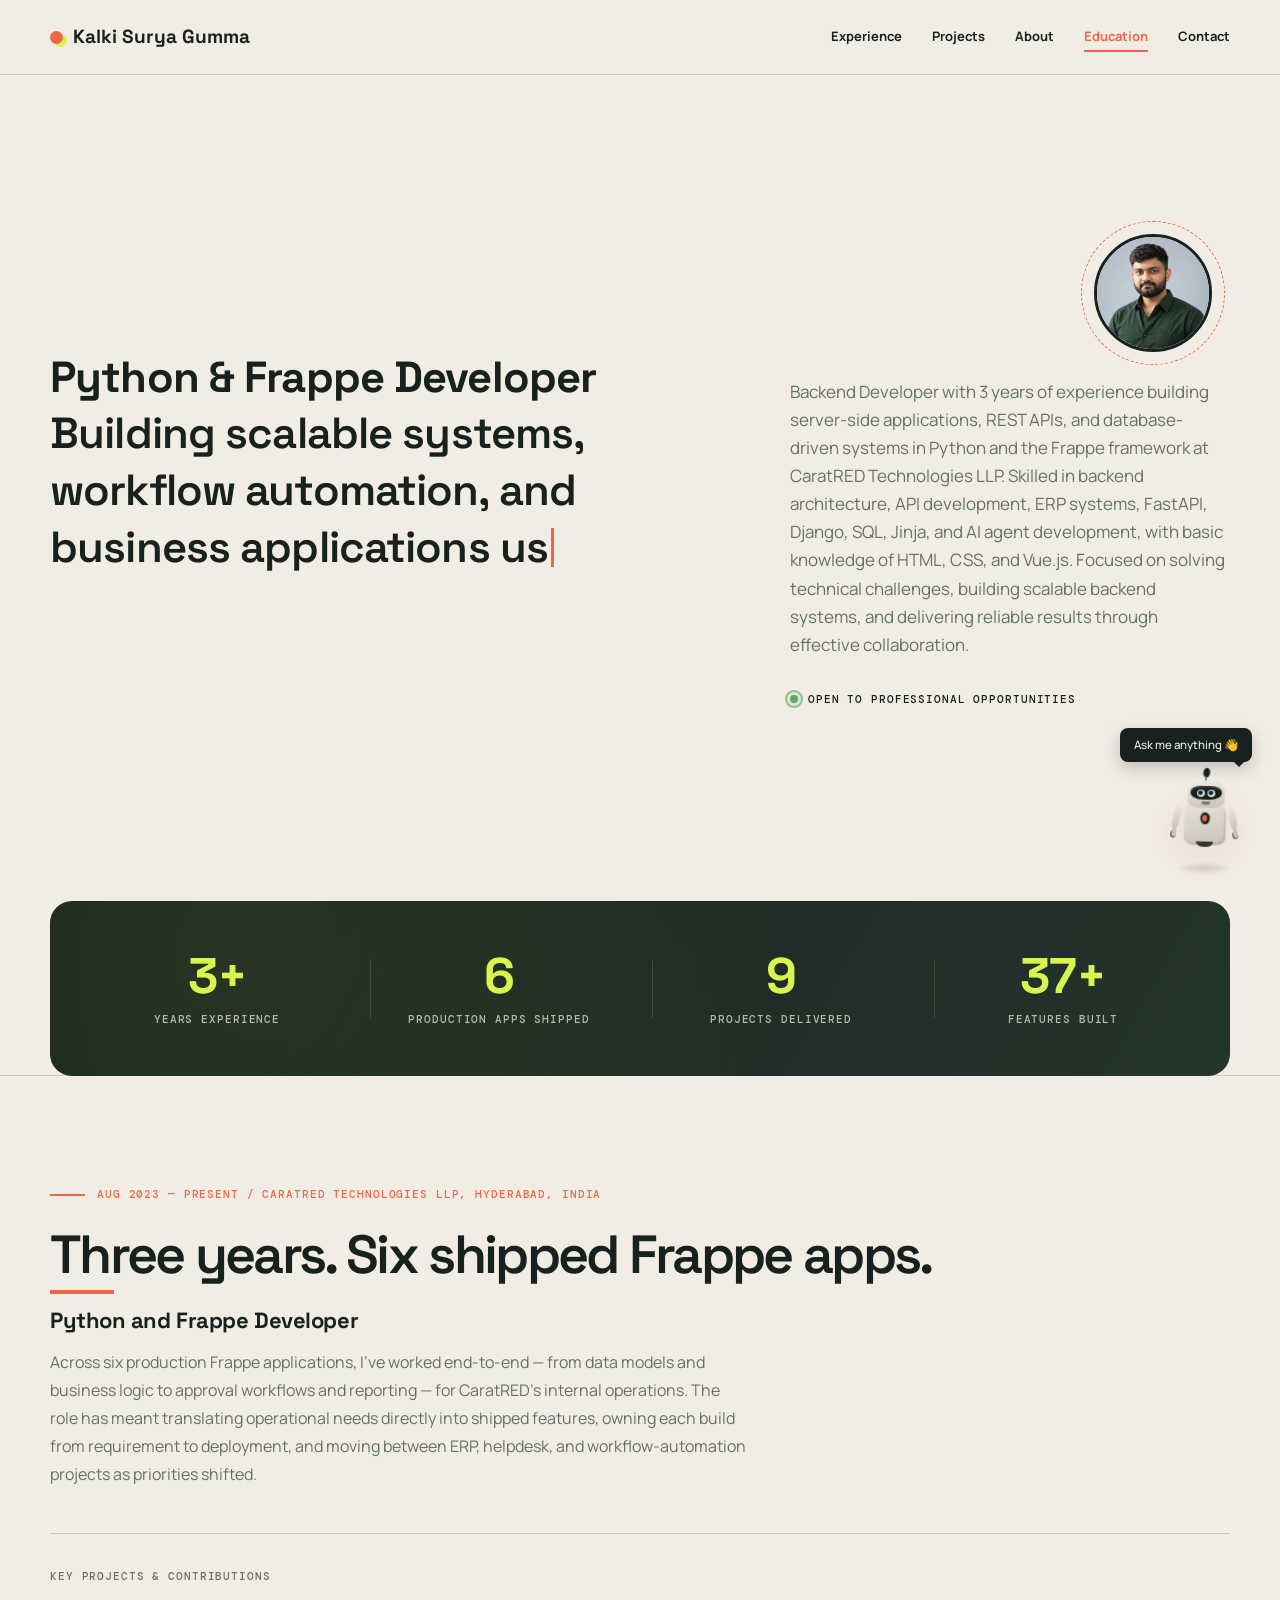
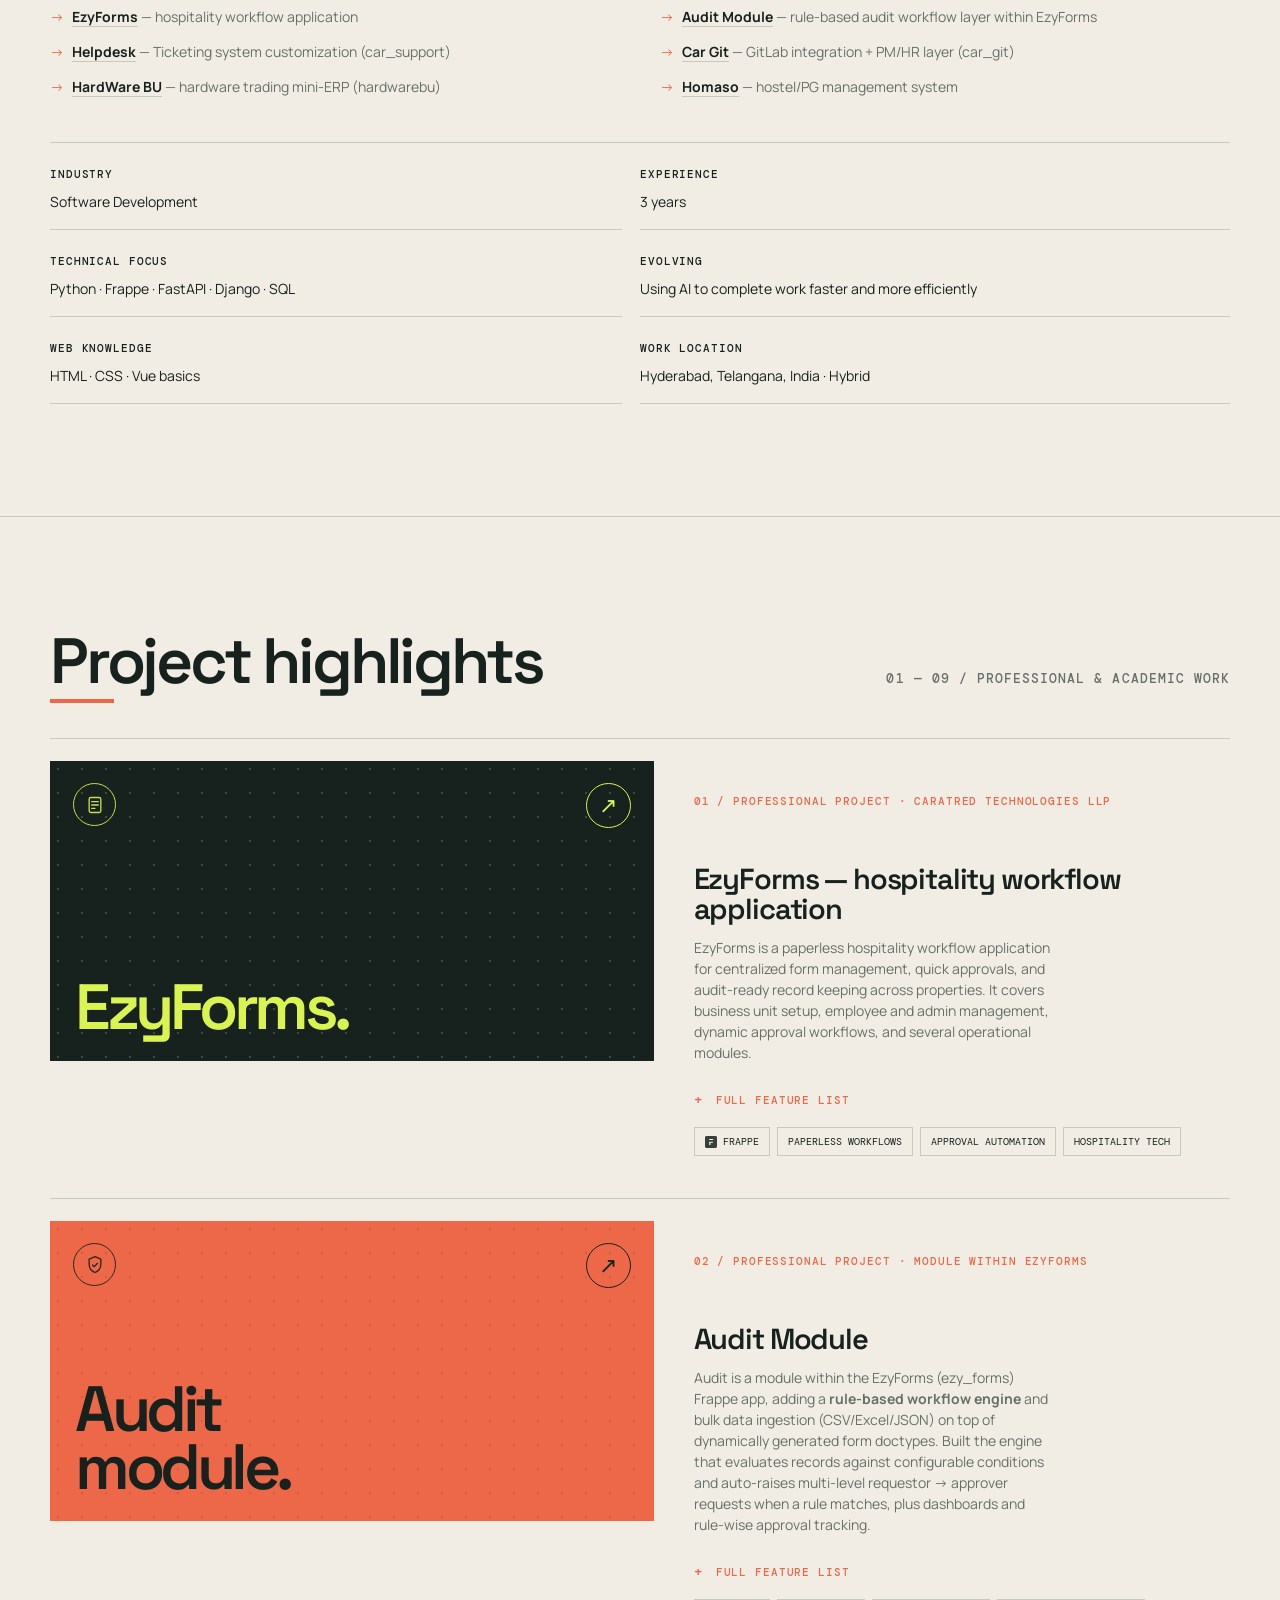
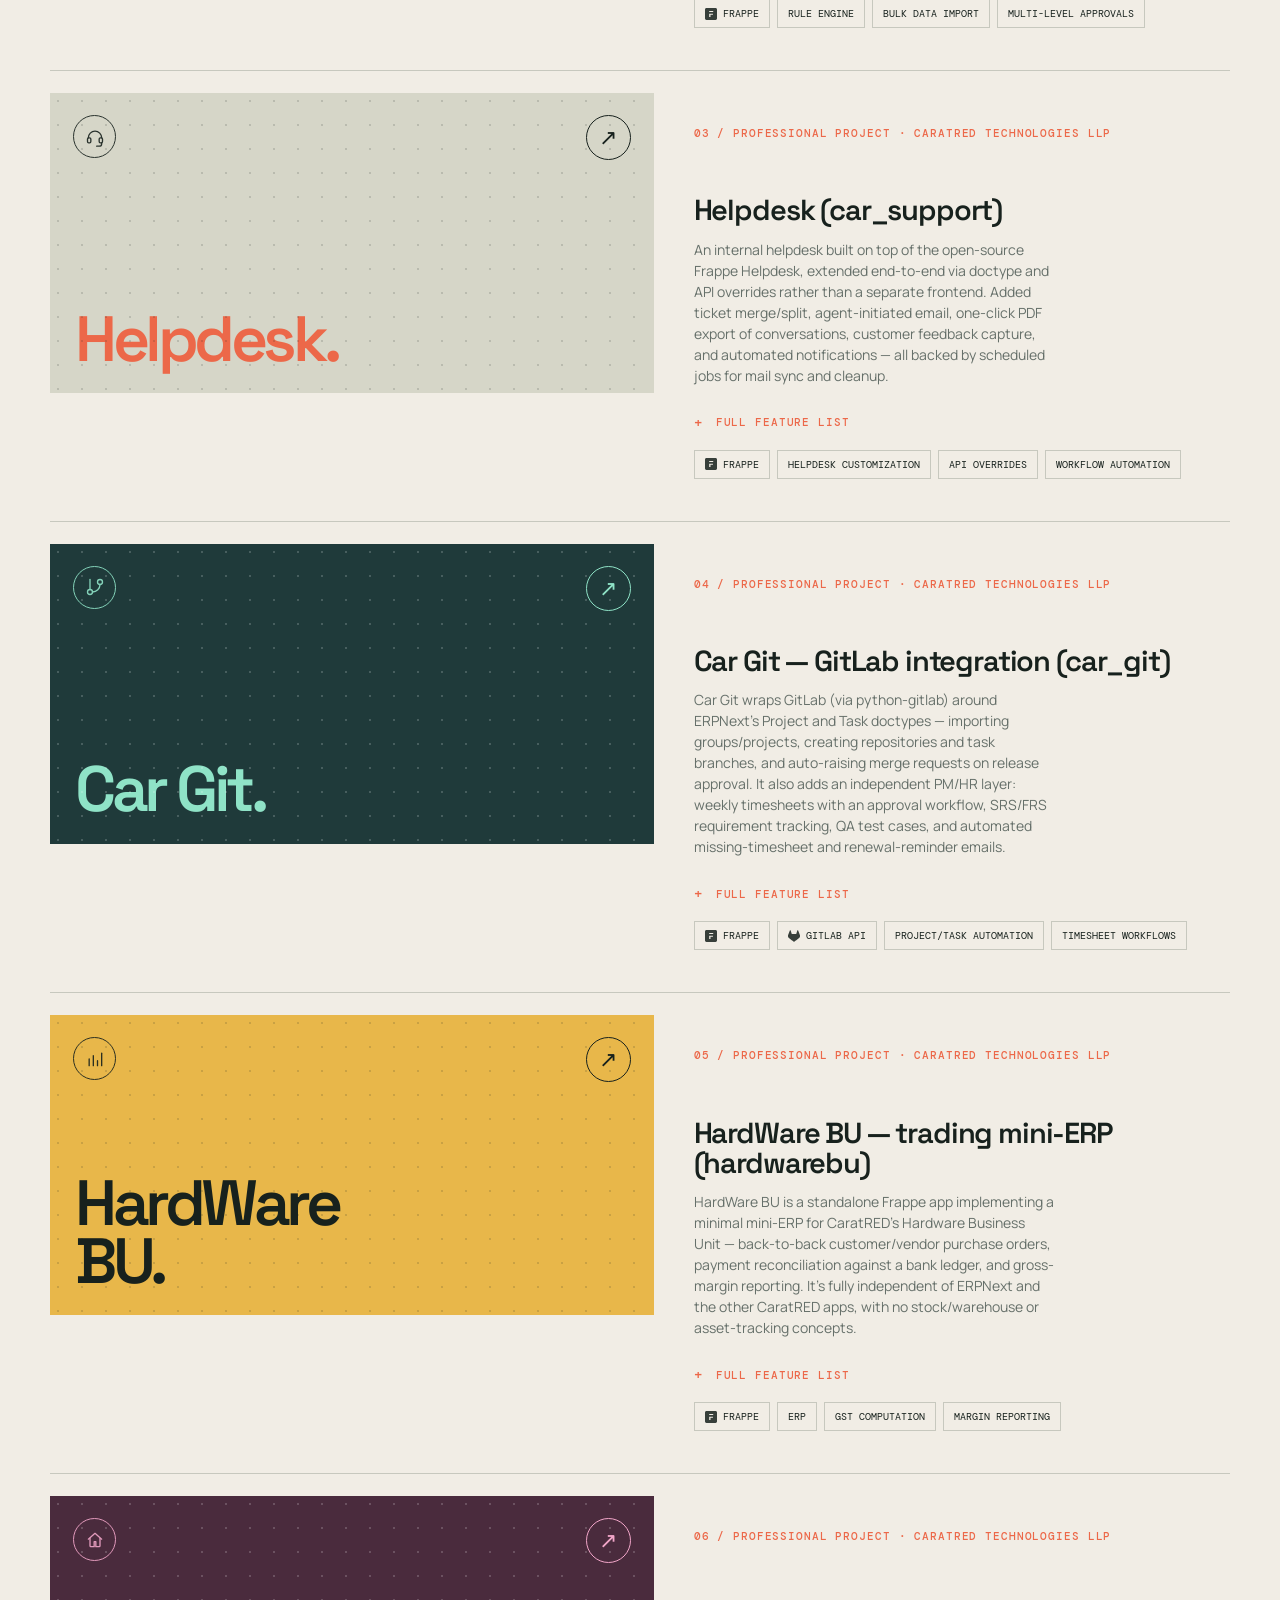
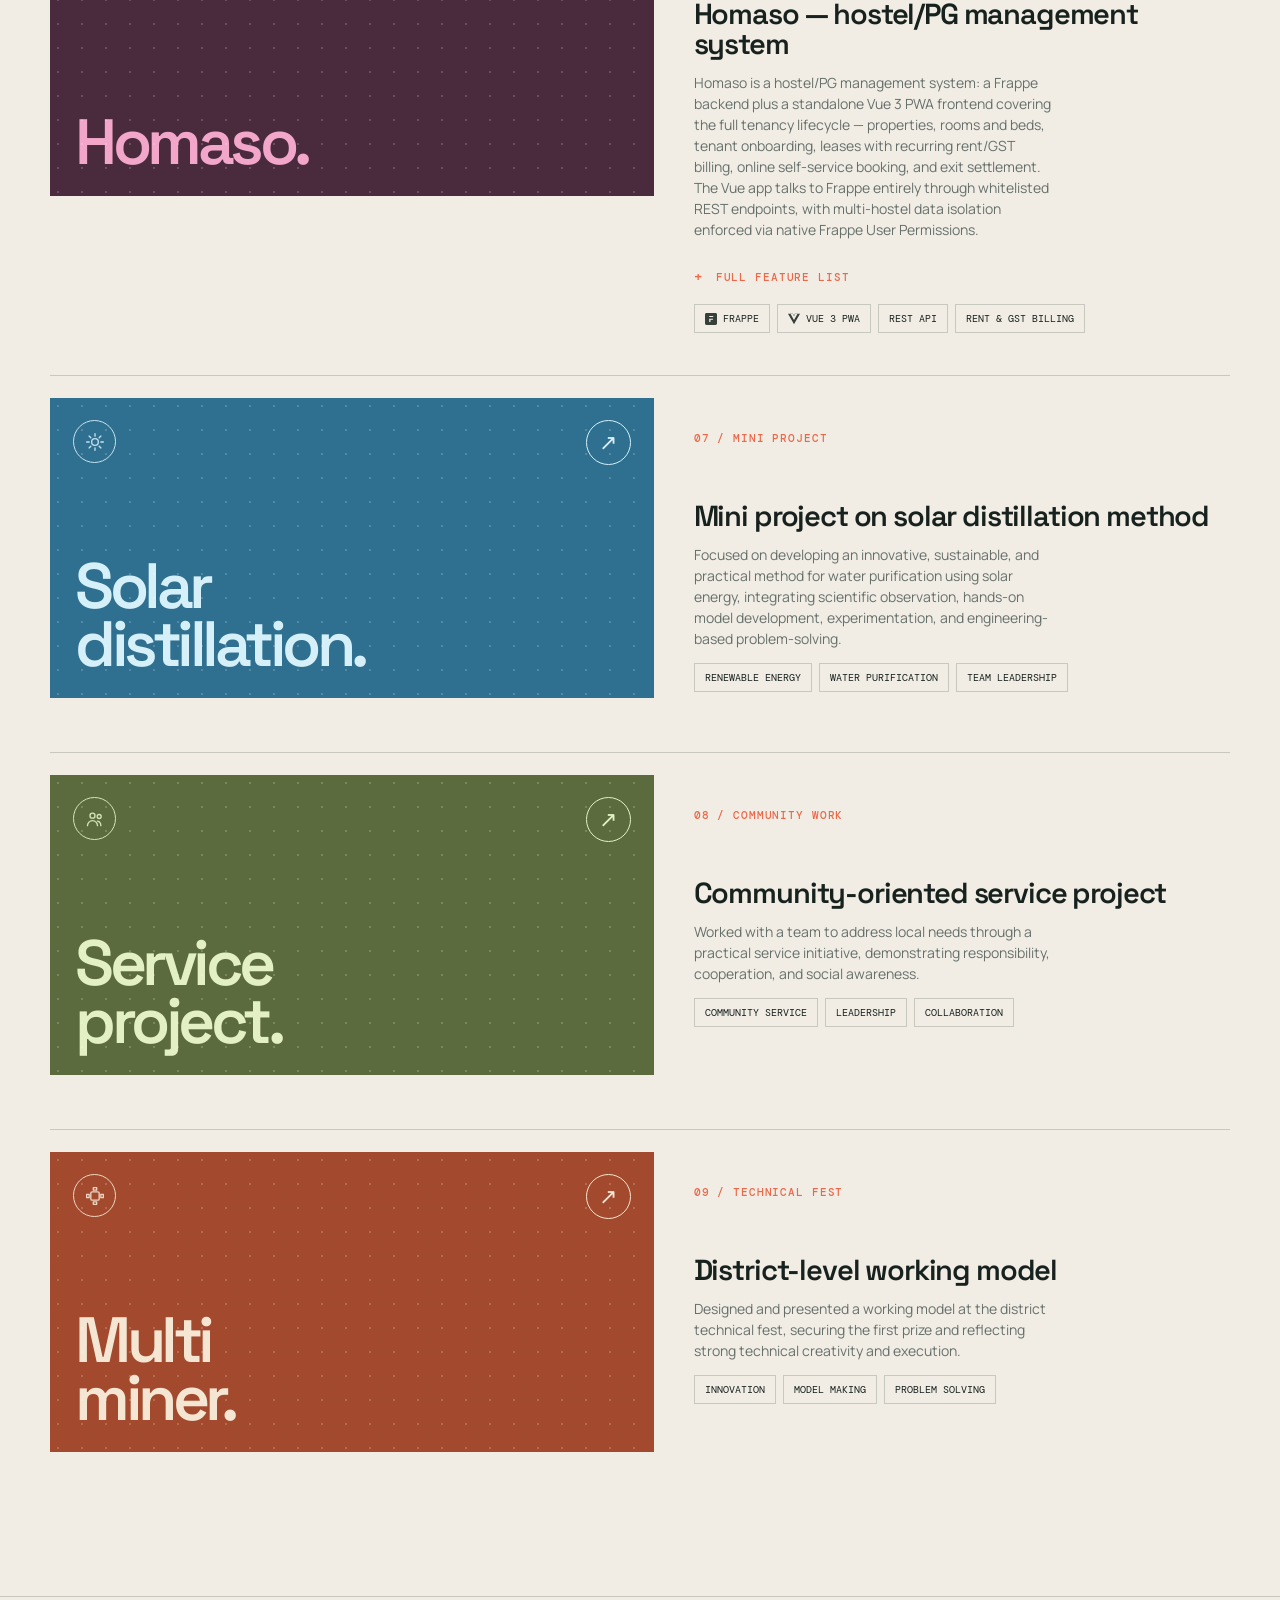
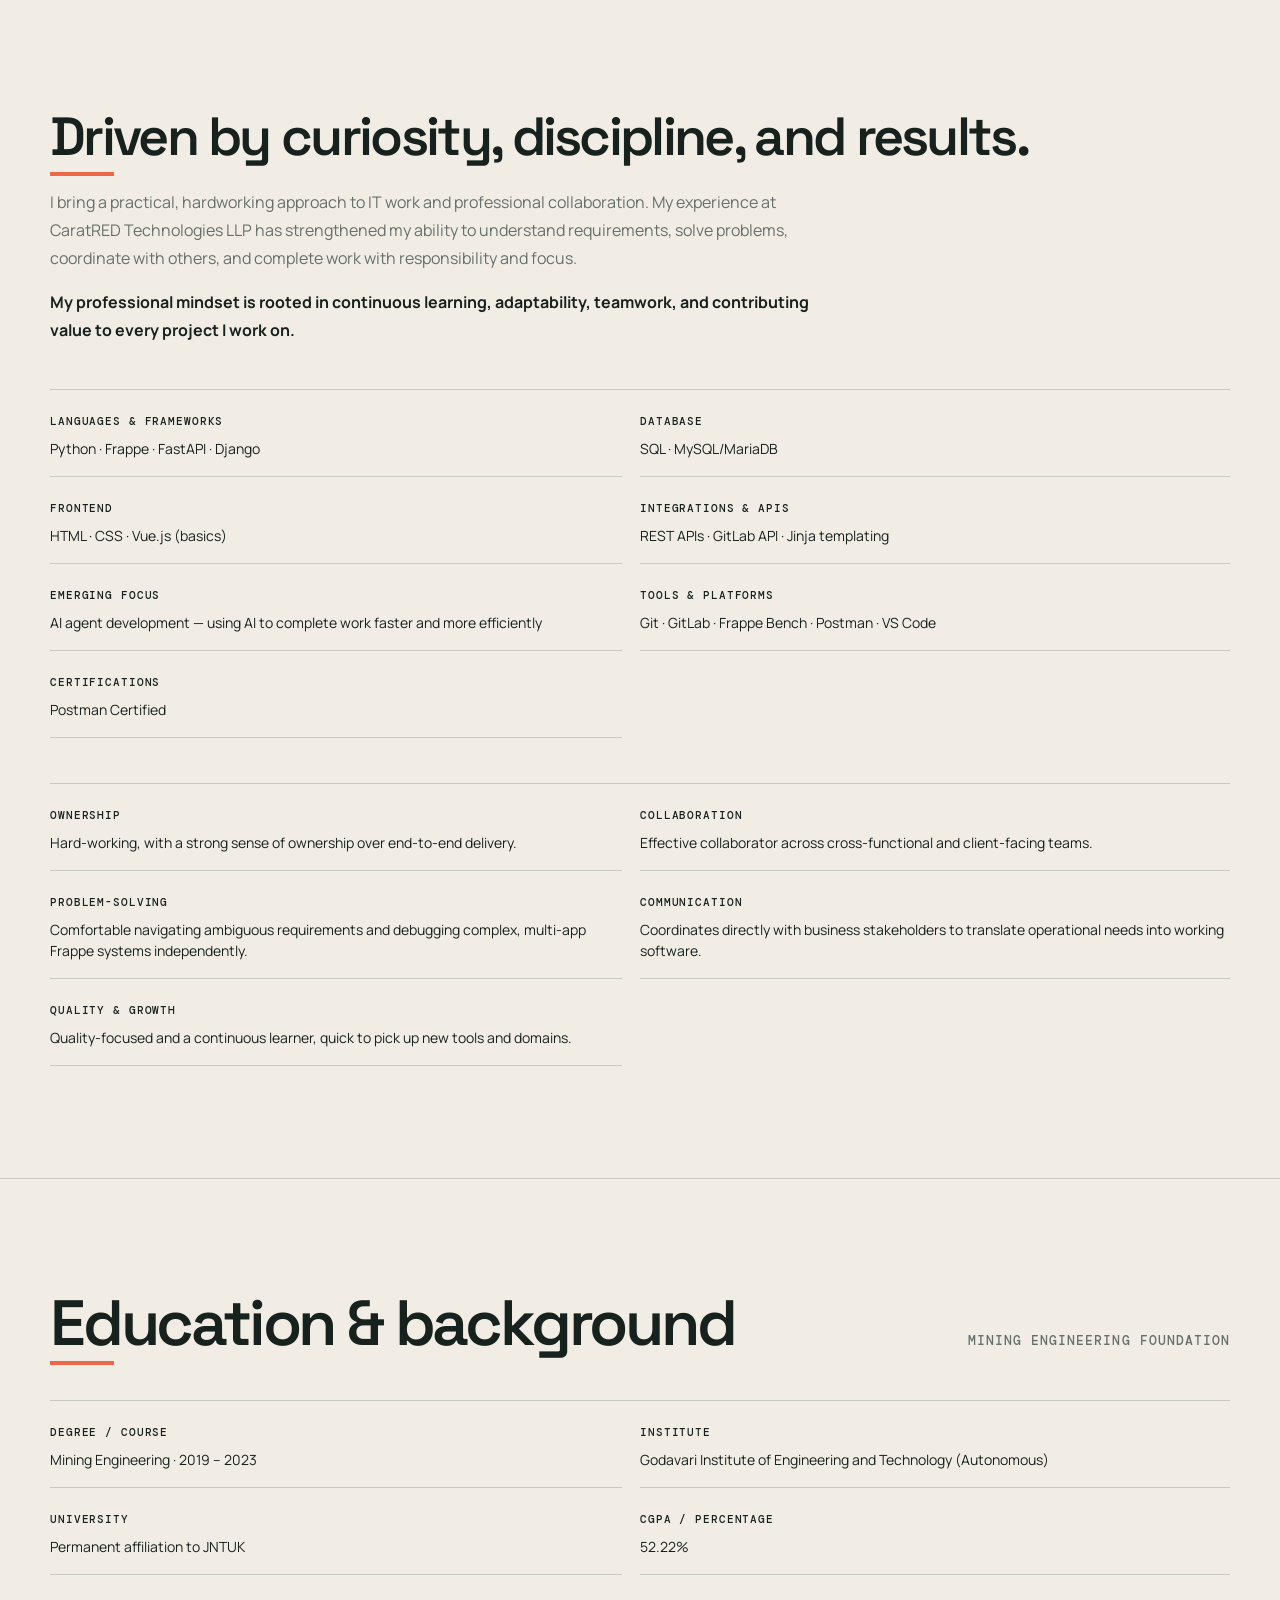
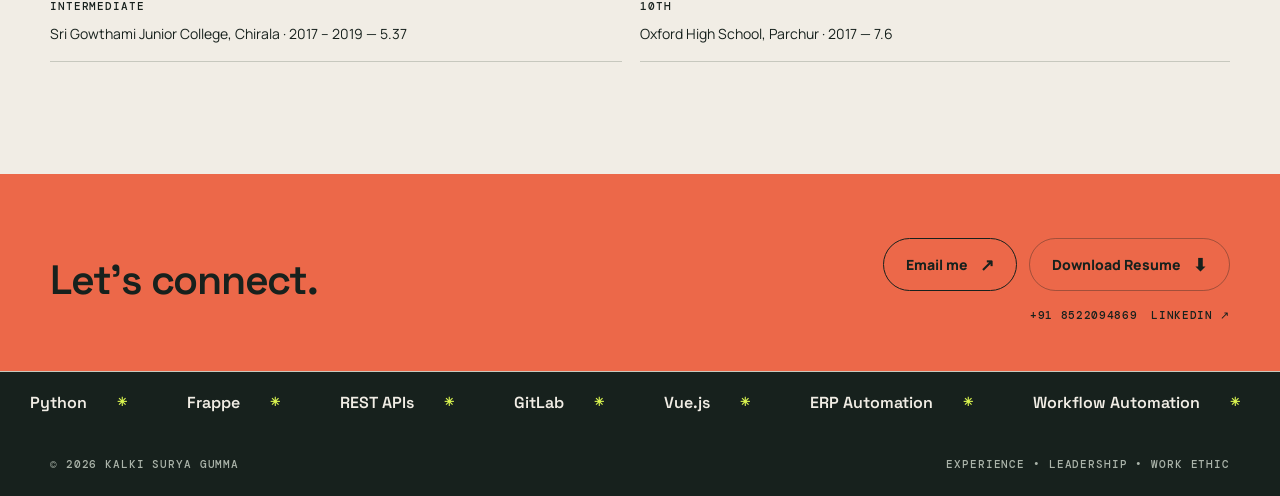
<file: index.html>
<!doctype html>
<html lang="en">
<head>
  <meta charset="utf-8">
  <meta name="viewport" content="width=device-width, initial-scale=1">
  <script>document.documentElement.classList.add('js');</script>
  <meta name="description" content="Kalki Surya Gumma is a Python and Frappe Developer with 3 years of IT experience at CaratRED Technologies LLP, based in Hyderabad, Telangana, India.">
  <title>Kalki Surya Gumma | Python & Frappe Developer</title>
  <link rel="preconnect" href="https://fonts.googleapis.com">
  <link rel="preconnect" href="https://fonts.gstatic.com" crossorigin>
  <link href="https://fonts.googleapis.com/css2?family=DM+Mono:wght@400;500&family=Manrope:wght@400;500;600;700;800&family=Space+Grotesk:wght@400;500;600;700&display=swap" rel="stylesheet">
  <style>
    :root {
      --paper: #f1ede5;
      --ink: #17211d;
      --muted: #66706a;
      --line: #c7c8be;
      --acid: #d9f34f;
      --coral: #ec6849;
      --night: #17211d;
      --max: 1180px;
    }

    * { box-sizing: border-box; }
    html { scroll-behavior: smooth; }
    body {
      margin: 0;
      color: var(--ink);
      background: var(--paper);
      font-family: Manrope, sans-serif;
      line-height: 1.5;
    }
    a { color: inherit; text-decoration: none; }
    .wrap { width: min(calc(100% - 48px), var(--max)); margin: 0 auto; }
    .mono { font: 500 11px/1.2 "DM Mono", monospace; letter-spacing: .08em; text-transform: uppercase; }

    .scroll-progress { position: fixed; top: 0; left: 0; height: 3px; width: 0%; background: var(--coral); z-index: 50; transition: width .12s linear; }


    header {
      position: sticky;
      top: 0;
      z-index: 10;
      border-bottom: 1px solid var(--line);
      background: rgba(241, 237, 229, .92);
      backdrop-filter: blur(14px);
    }
    .nav { min-height: 74px; display: flex; align-items: center; justify-content: space-between; }
    .mark { display: flex; align-items: center; gap: 10px; font-family: "Space Grotesk", sans-serif; font-weight: 700; font-size: 19px; }
    .mark-dot { width: 13px; height: 13px; border-radius: 50%; background: var(--coral); box-shadow: 4px 3px 0 var(--acid); transition: transform .3s ease, box-shadow .3s ease; }
    .mark:hover .mark-dot { transform: rotate(20deg) scale(1.15); box-shadow: 5px 4px 0 var(--acid); }
    .nav-links { display: flex; align-items: center; gap: 30px; font-size: 13px; font-weight: 700; }
    .nav-links a { position: relative; }
    .nav-links a::after { content: ""; position: absolute; left: 0; right: 0; bottom: -5px; height: 2px; background: var(--coral); transform: scaleX(0); transform-origin: right; transition: transform .25s ease; }
    .nav-links a:hover::after, .nav-links a.active::after { transform: scaleX(1); transform-origin: left; }
    .nav-links a.active { color: var(--coral); }
    .menu { display: none; border: 0; background: none; font: inherit; font-size: 25px; cursor: pointer; }

    .hero { position: relative; min-height: calc(100vh - 74px); display: grid; align-items: center; padding: 84px 0 110px; overflow: hidden; }
    .hero-grid { display: grid; grid-template-columns: minmax(0, 1.1fr) minmax(280px, .9fr); align-items: end; gap: 70px; }
    .eyebrow { display: flex; align-items: center; gap: 12px; color: var(--coral); margin-bottom: 26px; }
    .eyebrow span { display: block; width: 35px; height: 2px; background: var(--coral); }
    .hero-tagline { max-width: 780px; margin-bottom: 28px; color: var(--ink); font: 600 clamp(28px, 3.4vw, 46px)/1.3 "Space Grotesk", sans-serif; letter-spacing: -.02em; }
    .hero-tagline .typing-caret { display: inline-block; width: 3px; height: .9em; margin-left: 3px; vertical-align: -.12em; background: var(--coral); animation: caret-blink .8s step-end infinite; }
    @keyframes caret-blink { 50% { opacity: 0; } }
    .hero-tagline strong { font-weight: 800; }
    h1, h2, h3, p { margin-top: 0; }
    h1 { max-width: 800px; margin-bottom: 28px; font: 600 clamp(54px, 8.7vw, 126px)/.9 "Space Grotesk", sans-serif; letter-spacing: -.065em; }
    .hero-copy { max-width: 440px; margin-left: auto; padding-bottom: 10px; }
    .hero-copy p { color: var(--muted); font-size: 17px; line-height: 1.65; }
    .hero-portrait { position: relative; width: 118px; height: 118px; margin: 0 18px 26px auto; animation: portrait-float 4.5s ease-in-out infinite; }
    .hero-portrait::before { content: ""; position: absolute; inset: -13px; border-radius: 50%; border: 1.5px dashed var(--coral); animation: spin-slow 16s linear infinite; }
    .hero-portrait img { position: relative; z-index: 2; display: block; width: 100%; height: 100%; border-radius: 50%; object-fit: cover; border: 3px solid var(--ink); transition: transform .35s ease, border-color .35s ease; }
    .hero-portrait:hover img { transform: scale(1.06) rotate(-2deg); border-color: var(--coral); }
    @keyframes portrait-float { 0%, 100% { transform: translateY(0); } 50% { transform: translateY(-9px); } }
    .availability { display: flex; align-items: center; gap: 10px; margin-top: 34px; }
    .availability i { position: relative; width: 8px; height: 8px; border-radius: 50%; background: #5caa68; box-shadow: 0 0 0 5px #5caa6820; }
    .availability i::after { content: ""; position: absolute; inset: -5px; border-radius: 50%; border: 2px solid #5caa68; opacity: .6; animation: pulse-ring 2s ease-out infinite; }
    @keyframes pulse-ring { 0% { transform: scale(.7); opacity: .6; } 70% { transform: scale(2.1); opacity: 0; } 100% { opacity: 0; } }
    @keyframes spin-slow { from { transform: rotate(0deg); } to { transform: rotate(360deg); } }

    .stats-band { margin: 0 0 -1px; padding: 50px 38px; border-radius: 22px; background: linear-gradient(120deg, var(--night), #24352c); display: grid; grid-template-columns: repeat(4, 1fr); gap: 24px; position: relative; overflow: hidden; }
    .stats-band::before { content: ""; position: absolute; inset: 0; background: radial-gradient(circle at 15% 20%, rgba(217,243,79,.08), transparent 55%); pointer-events: none; }
    .stat-item { text-align: center; position: relative; }
    .stat-item + .stat-item::before { content: ""; position: absolute; left: 0; top: 8px; bottom: 8px; width: 1px; background: rgba(241,237,229,.14); }
    .stat-number { display: block; font: 700 clamp(32px, 4vw, 50px)/1 "Space Grotesk", sans-serif; color: var(--acid); letter-spacing: -.02em; }
    .stat-label { display: block; margin-top: 12px; color: var(--paper); opacity: .72; }
    @media (max-width: 720px) {
      .stats-band { grid-template-columns: repeat(2, 1fr); gap: 32px 20px; padding: 38px 26px; border-radius: 18px; }
      .stat-item:nth-child(3)::before { display: none; }
    }

    .section { padding: 112px 0; border-top: 1px solid var(--line); }
    .section-head { display: flex; justify-content: space-between; align-items: baseline; margin-bottom: 45px; }
    .section-title { position: relative; margin: 0; font: 600 clamp(36px, 5vw, 66px)/1 "Space Grotesk", sans-serif; letter-spacing: -.05em; }
    .section-title::after { content: ""; position: absolute; left: 0; bottom: -10px; height: 4px; width: 64px; background: var(--coral); transform: scaleX(0); transform-origin: left; transition: transform .6s ease .15s; }
    .reveal.visible .section-title::after, .section-title.reveal.visible::after { transform: scaleX(1); }
    .section-note { color: var(--muted); font-size: 13px; }
    .project-list { display: grid; gap: 22px; }
    .project { display: grid; grid-template-columns: 1.2fr 1fr; align-items: start; min-height: 355px; border-top: 1px solid var(--line); padding-top: 22px; transition: transform .35s ease; scroll-margin-top: 100px; }
    .project:hover { transform: translateX(8px); }
    .project-visual { min-height: 300px; margin-right: 40px; position: relative; overflow: hidden; display: flex; align-items: end; padding: 25px; }
    .project-visual::before { content: ""; position: absolute; inset: 0; background-image: radial-gradient(rgba(255,255,255,.18) 1.5px, transparent 1.5px); background-size: 24px 24px; background-position: -4px -4px; transition: transform .6s ease; pointer-events: none; }
    .visual-two::before, .visual-three::before, .visual-five::before { background-image: radial-gradient(rgba(23,33,29,.15) 1.5px, transparent 1.5px); }
    .project:hover .project-visual::before { transform: scale(1.08); }
    .project-visual::after { content: "↗"; position: absolute; top: 22px; right: 23px; width: 43px; height: 43px; display: grid; place-items: center; border: 1px solid currentColor; border-radius: 50%; font-size: 22px; transition: transform .3s ease; }
    .project:hover .project-visual::after { transform: rotate(45deg); }
    .project-icon { position: absolute; top: 22px; left: 23px; width: 43px; height: 43px; display: grid; place-items: center; border: 1px solid currentColor; border-radius: 50%; opacity: .9; transition: transform .35s ease; }
    .project-icon svg { width: 20px; height: 20px; stroke: currentColor; fill: none; stroke-width: 1.6; stroke-linecap: round; stroke-linejoin: round; animation: icon-bob 3.2s ease-in-out infinite; }
    .project:hover .project-icon { transform: rotate(-8deg) scale(1.06); }
    @keyframes icon-bob { 0%, 100% { transform: translateY(0); } 50% { transform: translateY(-3px); } }
    .project:nth-child(2n) .project-icon svg { animation-delay: .6s; }
    .project:nth-child(3n) .project-icon svg { animation-delay: 1.1s; }
    .project-visual.has-details { cursor: pointer; }
    .project-visual.has-details.is-open::after { content: "×"; transform: rotate(0); }
    .project-visual.has-details:focus-visible { outline: 2px solid currentColor; outline-offset: 4px; }
    .visual-one { color: var(--acid); background: var(--night); }
    .visual-two { color: var(--ink); background: var(--coral); }
    .visual-three { color: var(--ink); background: #d6d6c8; }
    .visual-four { color: #8fe3c7; background: #1f3a3a; }
    .visual-five { color: var(--ink); background: #e8b74a; }
    .visual-six { color: #f2a6c9; background: #4a2b3d; }
    .visual-seven { color: #d6f0fa; background: #2f6f8f; }
    .visual-eight { color: #e3f0c4; background: #5c6b3d; }
    .visual-nine { color: #f5e6d3; background: #a34a2e; }
    .visual-label { font: 600 clamp(34px, 5vw, 71px)/.9 "Space Grotesk", sans-serif; letter-spacing: -.07em; }
    .visual-one .visual-label { color: var(--acid); }
    .visual-two .visual-label { color: var(--ink); }
    .visual-three .visual-label { color: var(--coral); }
    .visual-four .visual-label { color: #8fe3c7; }
    .visual-five .visual-label { color: var(--ink); }
    .visual-six .visual-label { color: #f2a6c9; }
    .visual-seven .visual-label { color: #d6f0fa; }
    .visual-eight .visual-label { color: #e3f0c4; }
    .visual-nine .visual-label { color: #f5e6d3; }
    .project-info { padding: 34px 0 20px; display: flex; flex-direction: column; }
    .project-number { color: var(--coral); margin-bottom: 55px; }
    .project h3 { margin-bottom: 13px; font: 600 29px/1.05 "Space Grotesk", sans-serif; letter-spacing: -.04em; }
    .project p { max-width: 360px; color: var(--muted); font-size: 14px; }
    .tags { display: flex; flex-wrap: wrap; gap: 7px; margin-top: auto; }
    .tag { display: inline-flex; align-items: center; gap: 6px; padding: 7px 10px; border: 1px solid var(--line); font: 10px "DM Mono", monospace; text-transform: uppercase; transition: transform .2s ease, border-color .2s ease, color .2s ease; }
    .tag svg { width: 12px; height: 12px; flex: none; fill: currentColor; opacity: .85; }
    .tag:hover { transform: translateY(-2px); border-color: var(--coral); color: var(--coral); }
    .project-more { margin: 16px 0 20px; }
    .project-more summary { display: flex; align-items: center; gap: 8px; cursor: pointer; color: var(--coral); font: 500 11px/1.2 "DM Mono", monospace; letter-spacing: .08em; text-transform: uppercase; list-style: none; }
    .project-more summary::-webkit-details-marker { display: none; }
    .project-more summary::before { content: "+"; display: inline-block; width: 14px; font-size: 14px; line-height: 1; transition: transform .3s ease; }
    .project-more.is-open summary::before { content: "–"; transform: rotate(180deg); }
    .project-more ul { display: block; overflow: hidden; max-height: 0; opacity: 0; margin: 0; padding-left: 18px; color: var(--muted); font-size: 13px; line-height: 1.7; transition: max-height .5s cubic-bezier(.4,0,.2,1), opacity .4s ease, margin-top .5s ease; }
    .project-more.is-open ul { opacity: 1; margin-top: 14px; }
    .project-more li { margin-bottom: 8px; transform: translateY(-6px); opacity: 0; transition: transform .35s ease, opacity .35s ease; }
    .project-more.is-open li { transform: translateY(0); opacity: 1; }
    .project-more li:nth-child(1) { transition-delay: .04s; }
    .project-more li:nth-child(2) { transition-delay: .08s; }
    .project-more li:nth-child(3) { transition-delay: .12s; }
    .project-more li:nth-child(4) { transition-delay: .16s; }
    .project-more li:nth-child(5) { transition-delay: .2s; }
    .project-more li:nth-child(6) { transition-delay: .24s; }
    .project-more li strong { color: var(--ink); font-weight: 700; }

    .about-grid { display: grid; grid-template-columns: .75fr 1fr; gap: 100px; }
    .about-grid h2 { margin: 0; font: 600 clamp(42px, 6vw, 78px)/.95 "Space Grotesk", sans-serif; letter-spacing: -.06em; }
    .about-copy { max-width: 760px; color: var(--muted); font-size: 16px; line-height: 1.75; }
    .about-copy strong { color: var(--ink); font-weight: 700; }
    .exp-lead { margin: 0 0 22px; font: 600 clamp(32px, 4.2vw, 54px)/1.05 "Space Grotesk", sans-serif; letter-spacing: -.05em; color: var(--ink); white-space: normal; }
    .exp-role { margin: 0 0 14px; font: 700 22px/1.3 "Space Grotesk", sans-serif; color: var(--ink); letter-spacing: -.02em; }
    .exp-desc { max-width: 700px; color: var(--muted); font-size: 16px; line-height: 1.75; }
    .exp-projects { margin-top: 45px; padding-top: 28px; border-top: 1px solid var(--line); }
    .exp-projects > .mono { color: var(--muted); }
    .exp-projects ul { margin: 20px 0 0; padding: 0; list-style: none; display: grid; grid-template-columns: repeat(2, 1fr); gap: 14px 40px; }
    .exp-projects li { color: var(--muted); font-size: 14px; padding-left: 22px; position: relative; }
    .exp-projects li::before { content: "→"; position: absolute; left: 0; color: var(--coral); }
    .exp-projects a { color: var(--ink); font-weight: 700; border-bottom: 1px solid var(--line); transition: border-color .2s ease, color .2s ease; }
    .exp-projects a:hover { color: var(--coral); border-color: var(--coral); }
    .facts { display: grid; grid-template-columns: repeat(2, 1fr); margin-top: 45px; border-top: 1px solid var(--line); }
    .fact { padding: 17px 0; border-bottom: 1px solid var(--line); transition: border-color .25s ease; }
    .fact:hover { border-color: var(--coral); }
    .fact:nth-child(odd) { margin-right: 18px; }
    .fact-value { display: block; margin-top: 7px; color: var(--ink); font-size: 14px; }

    .contact { padding: 64px 0 48px; background: var(--coral); }
    .contact-inner { display: flex; align-items: center; justify-content: space-between; gap: 50px; }
    .contact h2 { max-width: 700px; margin: 0; font: 600 clamp(28px, 3.2vw, 44px)/1.1 "Space Grotesk", sans-serif; letter-spacing: -.03em; }
    .contact-block { display: flex; flex-direction: column; align-items: flex-end; }
    .contact-buttons { display: flex; flex-wrap: wrap; gap: 12px; }
    .contact-meta { display: flex; align-items: center; gap: 14px; margin-top: 18px; color: var(--ink); letter-spacing: .06em; }
    .contact-meta a:hover { color: var(--night); text-decoration: underline; }
    .contact-action { position: relative; overflow: hidden; flex: 0 0 auto; display: inline-flex; align-items: center; gap: 12px; padding: 13px 22px; border: 1px solid var(--ink); border-radius: 999px; font-weight: 800; font-size: 14px; transition: background .25s, color .25s, transform .2s ease; }
    .contact-action::before { content: ""; position: absolute; top: 0; left: -60%; width: 40%; height: 100%; background: linear-gradient(120deg, transparent, rgba(23,33,29,.18), transparent); transform: skewX(-20deg); animation: shine-sweep 4.5s ease-in-out infinite; }
    @keyframes shine-sweep { 0% { left: -60%; } 35%, 100% { left: 130%; } }
    .contact-action:hover { background: var(--ink); color: var(--acid); transform: translateY(-2px); }
    .contact-action span { font-size: 17px; }
    .contact-action-ghost { border-color: rgba(23, 33, 29, .35); background: transparent; }
    .contact-action-ghost:hover { background: var(--ink); color: var(--acid); }
    .marquee { overflow: hidden; border-top: 1px solid var(--line); background: var(--night); padding: 20px 0; }
    .marquee-track { display: flex; width: max-content; animation: marquee-scroll 26s linear infinite; }
    .marquee-item { display: flex; align-items: center; padding: 0 30px; color: var(--paper); font: 600 16px "Space Grotesk", sans-serif; white-space: nowrap; }
    .marquee-item::after { content: "\2733"; color: var(--acid); font-size: 12px; margin-left: 30px; }
    @keyframes marquee-scroll { from { transform: translateX(0); } to { transform: translateX(-50%); } }
    footer { background: var(--night); color: var(--paper); padding: 25px 0; }
    .footer-inner { display: flex; justify-content: space-between; gap: 20px; }
    footer .mono { color: #aab3a9; }
    .exp-projects li { opacity: 0; transform: translateX(-14px); transition: opacity .5s ease, transform .5s ease; }
    .exp-projects.visible li { opacity: 1; transform: translateX(0); }
    .exp-projects li:nth-child(1) { transition-delay: .05s; }
    .exp-projects li:nth-child(2) { transition-delay: .12s; }
    .exp-projects li:nth-child(3) { transition-delay: .19s; }
    .exp-projects li:nth-child(4) { transition-delay: .26s; }
    .exp-projects li:nth-child(5) { transition-delay: .33s; }
    .exp-projects li:nth-child(6) { transition-delay: .4s; }
    .exp-projects li a { transition: color .2s ease, padding-left .2s ease; }
    .exp-projects li a:hover { color: var(--coral); padding-left: 4px; }

    .js .reveal { opacity: 0; transform: translateY(20px); transition: opacity .7s ease, transform .7s ease; }
    .reveal.visible { opacity: 1; transform: translateY(0); }
    .js .project.reveal { transform: translateY(36px) scale(.98); transition: opacity .8s ease, transform .8s cubic-bezier(.16, .84, .44, 1); }
    .project.reveal.visible { transform: translateY(0) scale(1); }
    .project.reveal.visible:hover { transform: translateX(8px) scale(1); }
    @media (max-width: 720px) {
      .wrap { width: min(calc(100% - 34px), var(--max)); }
      .nav { min-height: 65px; }
      .nav-links { display: none; position: absolute; left: 0; right: 0; top: 65px; padding: 24px 17px; flex-direction: column; align-items: flex-start; gap: 20px; background: var(--paper); border-bottom: 1px solid var(--line); }
      .nav-links.open { display: flex; }
      .menu { display: block; }
      .hero { min-height: auto; padding: 80px 0 105px; }
      .hero-grid, .about-grid { grid-template-columns: 1fr; gap: 42px; }
      .hero-copy { margin: 0; }
      h1 { font-size: clamp(50px, 16vw, 76px); }
      .eyebrow { align-items: flex-start; }
      .eyebrow span { flex: 0 0 25px; margin-top: 7px; }
      .section { padding: 80px 0; }
      .section-head { display: block; margin-bottom: 30px; }
      .section-note { display: block; margin-top: 12px; }
      .section-title { font-size: clamp(38px, 12vw, 54px); }
      .project { display: block; }
      .project-visual { margin-right: 0; min-height: 250px; }
      .project-info { padding: 22px 0 8px; }
      .project-number { margin-bottom: 28px; }
      .tags { margin-top: 20px; }
      .about-grid { gap: 30px; }
      .facts { grid-template-columns: 1fr; }
      .exp-projects ul { grid-template-columns: 1fr; }
      .fact:nth-child(odd) { margin-right: 0; }
      .fact-value { overflow-wrap: break-word; word-break: normal; }
      .contact { padding: 48px 0; }
      .contact-inner { display: block; }
      .contact-block { align-items: flex-start; }
      .contact-buttons { margin-top: 38px; }
      .footer-inner { display: block; }
      .footer-inner .mono { display: block; }
      footer .mono + .mono { margin-top: 10px; }
    }
    .eyebrow span { transform: scaleX(0); transform-origin: left; transition: transform .6s ease .3s; }
    .reveal.visible .eyebrow span { transform: scaleX(1); }
    /* Entrance uses an animation (not a transition) so the tag hover transition isn't delayed;
       `backwards` fill releases the transform once it ends, so hover lift still works. */
    @keyframes tag-in { from { opacity: 0; transform: translateY(8px); } }
    .project.visible .tag { animation: tag-in .45s ease backwards; }
    .project.visible .tag:nth-child(1) { animation-delay: .30s; }
    .project.visible .tag:nth-child(2) { animation-delay: .38s; }
    .project.visible .tag:nth-child(3) { animation-delay: .46s; }
    .project.visible .tag:nth-child(4) { animation-delay: .54s; }
    @media (prefers-reduced-motion: reduce) { *, *::before, *::after { scroll-behavior: auto !important; animation-duration: .01ms !important; transition-duration: .01ms !important; } }
  </style>
  <link rel="stylesheet" href="chatbot.css?v=2.11">
</head>
<body>
  <div class="scroll-progress" aria-hidden="true"></div>

  <!-- Chatbot Component — Companion AI Assistant -->
  <div class="chatbot" id="chatbot" data-api-hosts='["https://kalki-chatbot-api.onrender.com"]' role="dialog" aria-label="AI Assistant" aria-modal="false">
    <!-- Companion Toggle Button — layered 3D robot, animated by RobotController -->
    <button class="chatbot-toggle" id="chatbotToggle" aria-label="Open AI Assistant" aria-expanded="false" aria-controls="chatbotWindow">
      <span class="robot" id="chatbotRobot" aria-hidden="true">
        <span class="robot__shadow"></span>
        <span class="robot__glow"></span>
        <span class="robot__dots" aria-hidden="true"><i></i><i></i><i></i></span>
        <span class="robot__float">
          <span class="robot__antenna">
            <span class="robot__antenna-rod"></span>
            <span class="robot__antenna-tip"></span>
          </span>
          <span class="robot__arm robot__arm--left"><span class="robot__hand"></span></span>
          <span class="robot__arm robot__arm--right"><span class="robot__hand"></span></span>
          <span class="robot__torso">
            <span class="robot__core"></span>
            <span class="robot__hip"></span>
            <span class="robot__head">
              <span class="robot__brow robot__brow--left"></span>
              <span class="robot__brow robot__brow--right"></span>
              <span class="robot__eye robot__eye--left">
                <span class="robot__pupil"></span>
                <span class="robot__lid"></span>
              </span>
              <span class="robot__eye robot__eye--right">
                <span class="robot__pupil"></span>
                <span class="robot__lid"></span>
              </span>
              <span class="robot__mouth"></span>
            </span>
          </span>
        </span>
      </span>
      <span class="chatbot-notification" id="chatbotNotification" aria-live="polite"></span>
    </button>
    <span class="chatbot-tooltip" id="chatbotTooltip" role="tooltip" aria-hidden="true">Ask me anything 👋</span>

    <!-- Chat Window -->
    <div class="chatbot-window" id="chatbotWindow" role="document" hidden>
      <div class="chatbot-header">
        <div class="chatbot-header-left">
          <span class="chatbot-avatar" aria-hidden="true">🤖</span>
          <div class="chatbot-title">
            <span class="chatbot-name">Kalki AI</span>
            <span class="chatbot-status visually-hidden" id="chatbotStatus" role="status" aria-live="polite">
              Online
            </span>
          </div>
        </div>
        <div class="chatbot-header-right">
          <span class="chatbot-clock" id="chatbotClock" aria-hidden="true">--:--</span>
          <button class="chatbot-header-button chatbot-minimize" id="chatbotMinimize" aria-label="Minimize chat" type="button">
            <svg viewBox="0 0 24 24" aria-hidden="true" width="20" height="20">
              <path d="M19 13H5v-2h14v2z" fill="currentColor"/>
            </svg>
          </button>
          <button class="chatbot-header-button chatbot-close" id="chatbotClose" aria-label="Close chat" type="button">
            <svg viewBox="0 0 24 24" aria-hidden="true" width="20" height="20">
              <path d="M19 6.41L17.59 5 12 10.59 6.41 5 5 6.41 10.59 12 5 17.59 6.41 19 12 13.41 17.59 19 19 17.59 13.41 12z" fill="currentColor"/>
            </svg>
          </button>
        </div>
      </div>

      <div class="chatbot-messages" id="chatbotMessages" role="log" aria-live="polite" aria-label="Conversation">
        <!-- Welcome message and conversation will be inserted here -->
      </div>

      <div class="chatbot-suggestions" id="chatbotSuggestions" role="list" aria-label="Suggested questions" hidden>
        <!-- Suggested questions will be inserted here -->
      </div>

      <div class="chatbot-input-area">
        <form class="chatbot-form" id="chatbotForm" action="javascript:void(0)">
          <div class="chatbot-input-wrapper">
            <input
              type="text"
              class="chatbot-input"
              id="chatbotInput"
              placeholder="Ask anything..."
              autocomplete="off"
              aria-label="Message input"
            >
          </div>
          <button type="submit" class="chatbot-send" id="chatbotSend" aria-label="Send message" disabled>
            <svg viewBox="0 0 24 24" aria-hidden="true" width="20" height="20">
              <path d="M4 12h15M13 6l6 6-6 6" fill="none" stroke="currentColor" stroke-width="2" stroke-linecap="round" stroke-linejoin="round"/>
            </svg>
          </button>
        </form>
        <p class="chatbot-disclaimer" aria-hidden="true">AI responses may be inaccurate. Verify important information.</p>
      </div>
    </div>
  </div>
  <header>
    <nav class="nav wrap" aria-label="Main navigation">
      <a class="mark" href="#top" aria-label="Back to top"><span class="mark-dot"></span>Kalki Surya Gumma</a>
      <button class="menu" type="button" aria-label="Toggle navigation" aria-expanded="false">☰</button>
      <div class="nav-links">
        <a href="#experience">Experience</a>
        <a href="#work">Projects</a>
        <a href="#about">About</a>
        <a href="#education">Education</a>
        <a href="#contact">Contact</a>
      </div>
    </nav>
  </header>

  <main id="top">
    <section class="hero wrap">
      <div class="hero-grid">
        <div class="reveal">
          <h1 class="hero-tagline" aria-label="Python & Frappe Developer Building scalable systems, workflow automation, and business applications using Python, Frappe, and modern APIs."><strong aria-hidden="true" class="type-bold"></strong><span aria-hidden="true" class="type-rest"></span></h1>
        </div>
        <div class="hero-copy reveal">
          <div class="hero-portrait"><img src="profile.jpg" alt="Kalki Surya Gumma"></div>
          <p>Backend Developer with 3 years of experience building server-side applications, REST APIs,
and database-driven systems in Python and the Frappe framework at CaratRED Technologies LLP.
Skilled in backend architecture, API development, ERP systems, FastAPI, Django, SQL, Jinja,
and AI agent development, with basic knowledge of HTML, CSS, and Vue.js. Focused on
solving technical challenges, building scalable backend systems, and delivering reliable results
through effective collaboration.
</p>
          <div class="availability mono"><i></i> Open to professional opportunities</div>
        </div>
      </div>
    </section>

    <section class="wrap">
      <div class="stats-band reveal">
        <div class="stat-item"><span class="stat-number" data-target="3" data-suffix="+">0</span><span class="stat-label mono">Years experience</span></div>
        <div class="stat-item"><span class="stat-number" data-target="6">0</span><span class="stat-label mono">Production apps shipped</span></div>
        <div class="stat-item"><span class="stat-number" data-target="9">0</span><span class="stat-label mono">Projects delivered</span></div>
        <div class="stat-item"><span class="stat-number" data-target="37" data-suffix="+">0</span><span class="stat-label mono">Features built</span></div>
      </div>
    </section>

    <section id="experience" class="section">
      <div class="wrap">
        <div class="exp-header reveal">
          <div class="eyebrow mono"><span></span> Aug 2023 — Present / CaratRED Technologies LLP, Hyderabad, India</div>
          <h2 class="exp-lead section-title">Three years. Six shipped Frappe apps.</h2>
          <h3 class="exp-role">Python and Frappe Developer</h3>
          <p class="exp-desc">Across six production Frappe applications, I've worked end-to-end — from data models and business logic to approval workflows and reporting — for CaratRED's internal operations. The role has meant translating operational needs directly into shipped features, owning each build from requirement to deployment, and moving between ERP, helpdesk, and workflow-automation projects as priorities shifted.</p>
        </div>
        <div class="exp-projects reveal">
          <span class="mono">Key projects & contributions</span>
          <ul>
            <li><a href="#proj-ezyforms">EzyForms</a> — hospitality workflow application</li>
            <li><a href="#proj-audit">Audit Module</a> — rule-based audit workflow layer within EzyForms</li>
            <li><a href="#proj-support">Helpdesk</a> — Ticketing system customization (car_support)</li>
            <li><a href="#proj-git">Car Git</a> — GitLab integration + PM/HR layer (car_git)</li>
            <li><a href="#proj-hardwarebu">HardWare BU</a> — hardware trading mini-ERP (hardwarebu)</li>
            <li><a href="#proj-homaso">Homaso</a> — hostel/PG management system</li>
          </ul>
        </div>
        <div class="facts reveal">
          <div class="fact"><span class="mono">Industry</span><span class="fact-value">Software Development</span></div>
          <div class="fact"><span class="mono">Experience</span><span class="fact-value">3 years</span></div>
          <div class="fact"><span class="mono">Technical focus</span><span class="fact-value">Python · Frappe · FastAPI · Django · SQL</span></div>
          <div class="fact"><span class="mono">Evolving</span><span class="fact-value">Using AI to complete work faster and more efficiently</span></div>
          <div class="fact"><span class="mono">Web knowledge</span><span class="fact-value">HTML · CSS · Vue basics</span></div>
          <div class="fact"><span class="mono">Work location</span><span class="fact-value">Hyderabad, Telangana, India · Hybrid</span></div>
        </div>
      </div>
    </section>

    <section id="work" class="section">
      <div class="wrap">
        <div class="section-head reveal"><h2 class="section-title">Project highlights</h2><span class="section-note mono">01 — 09 / Professional & academic work</span></div>
        <div class="project-list">
          <article class="project reveal" id="proj-ezyforms">
            <div class="project-visual visual-one"><span class="project-icon" aria-hidden="true"><svg viewBox="0 0 24 24"><rect x="5" y="3" width="14" height="18" rx="2"/><line x1="8" y1="8" x2="16" y2="8"/><line x1="8" y1="12" x2="16" y2="12"/><line x1="8" y1="16" x2="12" y2="16"/></svg></span><span class="visual-label">EzyForms.</span></div>
            <div class="project-info"><span class="project-number mono">01 / Professional project · CaratRED Technologies LLP</span><h3>EzyForms — hospitality workflow application</h3><p>EzyForms is a paperless hospitality workflow application for centralized form management, quick approvals, and audit-ready record keeping across properties. It covers business unit setup, employee and admin management, dynamic approval workflows, and several operational modules.</p><details class="project-more" open><summary>Full feature list</summary><ul>
              <li><strong>Aadhaar masking</strong> — identification fields flagged "Is secure" show only the last 4 digits.</li>
              <li><strong>Dynamic HOD-based approvals</strong> — approvers resolve from a department's configured HOD at request time, not hardcoded per form.</li>
              <li><strong>Save as draft</strong> — forms can be saved mid-fill and resumed later from My Requests.</li>
              <li><strong>Approve/reject via email, no login</strong> — approvers act straight from an email action button.</li>
              <li><strong>Admin password reset</strong> — force-resets any employee's password with a unique temporary password by email.</li>
              <li><strong>Interactive dashboard</strong> — a "My Approvals" widget plus clickable charts/tiles that deep-link into filtered lists.</li>
              <li><strong>No-role-assigned safeguard</strong> — flags unroutable requests instead of leaving them stuck; only an admin can cancel them.</li>
              <li><strong>Tiered password policy</strong> — Fair / Strong / Very Strong enforcement presets.</li>
              <li><strong>Ad-hoc reports & charts</strong> — build a filtered report or chart for any form, export to Excel/CSV.</li>
            </ul></details><div class="tags"><span class="tag"><svg viewBox="0 0 24 24" aria-hidden="true"><path d="M2.88 0C1.29 0 0 1.29 0 2.88v18.24C0 22.71 1.29 24 2.88 24h18.24c1.59 0 2.88-1.29 2.88-2.88V2.88C24 1.29 22.71 0 21.12 0H2.88zM8.4 6h8.024v2.111H8.4V6zm0 5.385h7.49v2.113h-4.93V18H8.4v-6.615z"/></svg>Frappe</span><span class="tag">Paperless workflows</span><span class="tag">Approval automation</span><span class="tag">Hospitality tech</span></div></div>
          </article>
          <article class="project reveal" id="proj-audit">
            <div class="project-visual visual-two"><span class="project-icon" aria-hidden="true"><svg viewBox="0 0 24 24"><path d="M12 2l7 3v6c0 5-3.5 8.5-7 10-3.5-1.5-7-5-7-10V5l7-3z"/><path d="M9 12l2 2 4-4"/></svg></span><span class="visual-label">Audit<br>module.</span></div>
            <div class="project-info"><span class="project-number mono">02 / Professional project · Module within EzyForms</span><h3>Audit Module</h3><p>Audit is a module within the EzyForms (ezy_forms) Frappe app, adding a <strong>rule-based workflow engine</strong> and bulk data ingestion (CSV/Excel/JSON) on top of dynamically generated form doctypes. Built the engine that evaluates records against configurable conditions and auto-raises multi-level requestor → approver requests when a rule matches, plus dashboards and rule-wise approval tracking.</p><details class="project-more" open><summary>Full feature list</summary><ul>
              <li><strong>Rule engine</strong> — evaluates records against per-rule AND-grouped conditions; the first matching rule auto-raises its approval.</li>
              <li><strong>Bulk data ingestion</strong> — CSV/Excel/JSON import via Frappe's Data Import tool, with automatic date-format normalization.</li>
              <li><strong>Per-rule approval routing</strong> — different conditions on the same form can route to different approver chains.</li>
              <li><strong>Rule-wise dashboards</strong> — assigned/approved/pending breakdowns, with configurable column layouts per rule.</li>
            </ul></details><div class="tags"><span class="tag"><svg viewBox="0 0 24 24" aria-hidden="true"><path d="M2.88 0C1.29 0 0 1.29 0 2.88v18.24C0 22.71 1.29 24 2.88 24h18.24c1.59 0 2.88-1.29 2.88-2.88V2.88C24 1.29 22.71 0 21.12 0H2.88zM8.4 6h8.024v2.111H8.4V6zm0 5.385h7.49v2.113h-4.93V18H8.4v-6.615z"/></svg>Frappe</span><span class="tag">Rule engine</span><span class="tag">Bulk data import</span><span class="tag">Multi-level approvals</span></div></div>
          </article>
          <article class="project reveal" id="proj-support">
            <div class="project-visual visual-three"><span class="project-icon" aria-hidden="true"><svg viewBox="0 0 24 24"><path d="M4 13a8 8 0 0 1 16 0"/><rect x="3" y="13" width="4" height="6" rx="1.5"/><rect x="17" y="13" width="4" height="6" rx="1.5"/><path d="M20 19v1a3 3 0 0 1-3 3h-3"/></svg></span><span class="visual-label">Helpdesk.</span></div>
            <div class="project-info"><span class="project-number mono">03 / Professional project · CaratRED Technologies LLP</span><h3>Helpdesk (car_support)</h3><p>An internal helpdesk built on top of the open-source Frappe Helpdesk, extended end-to-end via doctype and API overrides rather than a separate frontend. Added ticket merge/split, agent-initiated email, one-click PDF export of conversations, customer feedback capture, and automated notifications — all backed by scheduled jobs for mail sync and cleanup.</p><details class="project-more" open><summary>Full feature list</summary><ul>
              <li><strong>Doctype & API overrides</strong> — replaces Helpdesk's HD Ticket/HD Team classes and ticket-list/assignment APIs with CaratRED logic.</li>
              <li><strong>33 custom fields on HD Ticket</strong> — taxonomy, feedback & QC review scores, resolution SLAs, merge/split bookkeeping.</li>
              <li><strong>Ticket merge & split</strong> — combine or break out conversations, with customer notifications.</li>
              <li><strong>Agent-initiated email & PDF export</strong> — start a ticket from an outbound email; export any conversation to PDF.</li>
              <li><strong>Automated notifications</strong> — acknowledgement emails, restricted-subject blocking, mail-account down alerts.</li>
              <li><strong>Scheduled cleanup</strong> — monthly bulk purge of Mock-status tickets.</li>
            </ul></details><div class="tags"><span class="tag"><svg viewBox="0 0 24 24" aria-hidden="true"><path d="M2.88 0C1.29 0 0 1.29 0 2.88v18.24C0 22.71 1.29 24 2.88 24h18.24c1.59 0 2.88-1.29 2.88-2.88V2.88C24 1.29 22.71 0 21.12 0H2.88zM8.4 6h8.024v2.111H8.4V6zm0 5.385h7.49v2.113h-4.93V18H8.4v-6.615z"/></svg>Frappe</span><span class="tag">Helpdesk customization</span><span class="tag">API overrides</span><span class="tag">Workflow automation</span></div></div>
          </article>
          <article class="project reveal" id="proj-git">
            <div class="project-visual visual-four"><span class="project-icon" aria-hidden="true"><svg viewBox="0 0 24 24"><line x1="6" y1="3" x2="6" y2="15"/><circle cx="18" cy="6" r="3"/><circle cx="6" cy="18" r="3"/><path d="M18 9a9 9 0 0 1-9 9"/></svg></span><span class="visual-label">Car Git.</span></div>
            <div class="project-info"><span class="project-number mono">04 / Professional project · CaratRED Technologies LLP</span><h3>Car Git — GitLab integration (car_git)</h3><p>Car Git wraps GitLab (via python-gitlab) around ERPNext's Project and Task doctypes — importing groups/projects, creating repositories and task branches, and auto-raising merge requests on release approval. It also adds an independent PM/HR layer: weekly timesheets with an approval workflow, SRS/FRS requirement tracking, QA test cases, and automated missing-timesheet and renewal-reminder emails.</p><details class="project-more" open><summary>Full feature list</summary><ul>
              <li><strong>GitLab-backed Projects/Tasks</strong> — import or create GitLab groups, projects, repos, and task branches directly from Frappe.</li>
              <li><strong>Automatic merge requests</strong> — approving a Release Note opens a GitLab MR per referenced task branch.</li>
              <li><strong>Custom SDLC pipeline</strong> — full status flow on Task from Developer Assign through Code Review, QA, and UAT to Production.</li>
              <li><strong>Dual timesheet system</strong> — a 7-day approval-gated timesheet grid alongside a customized core ERPNext Timesheet.</li>
              <li><strong>SRS/FRS & QA tracking</strong> — requirement docs with an approval workflow, plus structured step-by-step test cases.</li>
              <li><strong>Automated HR alerts</strong> — missing-timesheet reminders, credential renewal reminders, and employee-referral status emails.</li>
            </ul></details><div class="tags"><span class="tag"><svg viewBox="0 0 24 24" aria-hidden="true"><path d="M2.88 0C1.29 0 0 1.29 0 2.88v18.24C0 22.71 1.29 24 2.88 24h18.24c1.59 0 2.88-1.29 2.88-2.88V2.88C24 1.29 22.71 0 21.12 0H2.88zM8.4 6h8.024v2.111H8.4V6zm0 5.385h7.49v2.113h-4.93V18H8.4v-6.615z"/></svg>Frappe</span><span class="tag"><svg viewBox="0 0 24 24" aria-hidden="true"><path d="m23.6004 9.5927-.0337-.0862L20.3.9814a.851.851 0 0 0-.3362-.405.8748.8748 0 0 0-.9997.0539.8748.8748 0 0 0-.29.4399l-2.2055 6.748H7.5375l-2.2057-6.748a.8573.8573 0 0 0-.29-.4412.8748.8748 0 0 0-.9997-.0537.8585.8585 0 0 0-.3362.4049L.4332 9.5015l-.0325.0862a6.0657 6.0657 0 0 0 2.0119 7.0105l.0113.0087.03.0213 4.976 3.7264 2.462 1.8633 1.4995 1.1321a1.0085 1.0085 0 0 0 1.2197 0l1.4995-1.1321 2.4619-1.8633 5.006-3.7489.0125-.01a6.0682 6.0682 0 0 0 2.0094-7.003z"/></svg>GitLab API</span><span class="tag">Project/Task automation</span><span class="tag">Timesheet workflows</span></div></div>
          </article>
          <article class="project reveal" id="proj-hardwarebu">
            <div class="project-visual visual-five"><span class="project-icon" aria-hidden="true"><svg viewBox="0 0 24 24"><line x1="5" y1="20" x2="5" y2="12"/><line x1="10" y1="20" x2="10" y2="8"/><line x1="15" y1="20" x2="15" y2="14"/><line x1="20" y1="20" x2="20" y2="5"/></svg></span><span class="visual-label">HardWare<br>BU.</span></div>
            <div class="project-info"><span class="project-number mono">05 / Professional project · CaratRED Technologies LLP</span><h3>HardWare BU — trading mini-ERP (hardwarebu)</h3><p>HardWare BU is a standalone Frappe app implementing a minimal mini-ERP for CaratRED's Hardware Business Unit — back-to-back customer/vendor purchase orders, payment reconciliation against a bank ledger, and gross-margin reporting. It's fully independent of ERPNext and the other CaratRED apps, with no stock/warehouse or asset-tracking concepts.</p><details class="project-more" open><summary>Full feature list</summary><ul>
              <li><strong>Back-to-back trading model</strong> — a Customer Order can link directly to the Vendor Order purchased specifically to fulfill it.</li>
              <li><strong>Bank ledger reconciliation</strong> — every payment and expense reconciles against a Bank Transactions ledger (Debit/Credit per account).</li>
              <li><strong>Auto status lifecycle</strong> — orders move Pending → In Progress → Closed based on payments received/paid, then lock read-only.</li>
              <li><strong>GST & discount validation</strong> — validates item totals against PO value and computes GST difference and discount amounts on save.</li>
              <li><strong>Gross-margin reporting</strong> — joins a closed Customer Order's items against its linked Vendor Order to compute price difference, margin, and margin % per item or per order.</li>
              <li><strong>Expense tracking</strong> — internal, customer-associated, and vendor-associated expenses, also reconciled to the bank ledger.</li>
            </ul></details><div class="tags"><span class="tag"><svg viewBox="0 0 24 24" aria-hidden="true"><path d="M2.88 0C1.29 0 0 1.29 0 2.88v18.24C0 22.71 1.29 24 2.88 24h18.24c1.59 0 2.88-1.29 2.88-2.88V2.88C24 1.29 22.71 0 21.12 0H2.88zM8.4 6h8.024v2.111H8.4V6zm0 5.385h7.49v2.113h-4.93V18H8.4v-6.615z"/></svg>Frappe</span><span class="tag">ERP</span><span class="tag">GST computation</span><span class="tag">Margin reporting</span></div></div>
          </article>
          <article class="project reveal" id="proj-homaso">
            <div class="project-visual visual-six"><span class="project-icon" aria-hidden="true"><svg viewBox="0 0 24 24"><path d="M4 11L12 4l8 7"/><path d="M6 10v9a1 1 0 0 0 1 1h4v-6h2v6h4a1 1 0 0 0 1-1v-9"/></svg></span><span class="visual-label">Homaso.</span></div>
            <div class="project-info"><span class="project-number mono">06 / Professional project · CaratRED Technologies LLP</span><h3>Homaso — hostel/PG management system</h3><p>Homaso is a hostel/PG management system: a Frappe backend plus a standalone Vue 3 PWA frontend covering the full tenancy lifecycle — properties, rooms and beds, tenant onboarding, leases with recurring rent/GST billing, online self-service booking, and exit settlement. The Vue app talks to Frappe entirely through whitelisted REST endpoints, with multi-hostel data isolation enforced via native Frappe User Permissions.</p><details class="project-more" open><summary>Full feature list</summary><ul>
              <li><strong>Full lease lifecycle</strong> — booking → lease → recurring rent/GST billing → mid-lease updates → exit clearance, each with its own submittable doctype and workflow.</li>
              <li><strong>Online self-service booking</strong> — a public web form with QR-code self-check-in that auto-creates the tenant and booking records.</li>
              <li><strong>Automated daily billing</strong> — cron jobs generate each period's rent, cascade room-rate changes, and apply approved lease updates.</li>
              <li><strong>Multi-hostel data isolation</strong> — Supervisors/Employees get scoped Frappe User Permissions (by Hostel/Region) generated automatically on creation.</li>
              <li><strong>Vue 3 PWA frontend</strong> — an installable app (Vite + Pinia + Tailwind) covering dashboard, bookings, leases, payments, and reports, calling ~96 whitelisted API functions.</li>
              <li><strong>Reporting suite</strong> — 11 reports covering occupancy, dues, collections, and revenue.</li>
            </ul></details><div class="tags"><span class="tag"><svg viewBox="0 0 24 24" aria-hidden="true"><path d="M2.88 0C1.29 0 0 1.29 0 2.88v18.24C0 22.71 1.29 24 2.88 24h18.24c1.59 0 2.88-1.29 2.88-2.88V2.88C24 1.29 22.71 0 21.12 0H2.88zM8.4 6h8.024v2.111H8.4V6zm0 5.385h7.49v2.113h-4.93V18H8.4v-6.615z"/></svg>Frappe</span><span class="tag"><svg viewBox="0 0 24 24" aria-hidden="true"><path d="M24,1.61H14.06L12,5.16,9.94,1.61H0L12,22.39ZM12,14.08,5.16,2.23H9.59L12,6.41l2.41-4.18h4.43Z"/></svg>Vue 3 PWA</span><span class="tag">REST API</span><span class="tag">Rent & GST billing</span></div></div>
          </article>
          <article class="project reveal">
            <div class="project-visual visual-seven"><span class="project-icon" aria-hidden="true"><svg viewBox="0 0 24 24"><circle cx="12" cy="12" r="4"/><line x1="12" y1="2" x2="12" y2="5"/><line x1="12" y1="19" x2="12" y2="22"/><line x1="2" y1="12" x2="5" y2="12"/><line x1="19" y1="12" x2="22" y2="12"/><line x1="4.9" y1="4.9" x2="7" y2="7"/><line x1="17" y1="17" x2="19.1" y2="19.1"/><line x1="4.9" y1="19.1" x2="7" y2="17"/><line x1="17" y1="7" x2="19.1" y2="4.9"/></svg></span><span class="visual-label">Solar<br>distillation.</span></div>
            <div class="project-info"><span class="project-number mono">07 / Mini project</span><h3>Mini project on solar distillation method</h3><p>Focused on developing an innovative, sustainable, and practical method for water purification using solar energy, integrating scientific observation, hands-on model development, experimentation, and engineering-based problem-solving.</p><div class="tags"><span class="tag">Renewable energy</span><span class="tag">Water purification</span><span class="tag">Team leadership</span></div></div>
          </article>
          <article class="project reveal">
            <div class="project-visual visual-eight"><span class="project-icon" aria-hidden="true"><svg viewBox="0 0 24 24"><circle cx="9" cy="8" r="3"/><path d="M3 20c0-3.3 2.7-6 6-6s6 2.7 6 6"/><circle cx="17" cy="9" r="2.4"/><path d="M15 14.5c2.4.4 4 2.5 4 5.5"/></svg></span><span class="visual-label">Service<br>project.</span></div>
            <div class="project-info"><span class="project-number mono">08 / Community work</span><h3>Community-oriented service project</h3><p>Worked with a team to address local needs through a practical service initiative, demonstrating responsibility, cooperation, and social awareness.</p><div class="tags"><span class="tag">Community service</span><span class="tag">Leadership</span><span class="tag">Collaboration</span></div></div>
          </article>
          <article class="project reveal">
            <div class="project-visual visual-nine"><span class="project-icon" aria-hidden="true"><svg viewBox="0 0 24 24"><rect x="7" y="7" width="10" height="10" rx="1.5"/><rect x="10" y="2" width="4" height="3"/><rect x="10" y="19" width="4" height="3"/><rect x="2" y="10" width="3" height="4"/><rect x="19" y="10" width="3" height="4"/></svg></span><span class="visual-label">Multi<br>miner.</span></div>
            <div class="project-info"><span class="project-number mono">09 / Technical fest</span><h3>District-level working model</h3><p>Designed and presented a working model at the district technical fest, securing the first prize and reflecting strong technical creativity and execution.</p><div class="tags"><span class="tag">Innovation</span><span class="tag">Model making</span><span class="tag">Problem solving</span></div></div>
          </article>
        </div>
      </div>
    </section>

    <section id="about" class="section">
      <div class="wrap">
        <h2 class="reveal exp-lead section-title">Driven by curiosity, discipline, and results.</h2>
        <div class="about-copy reveal">
          <p>I bring a practical, hardworking approach to IT work and professional collaboration. My experience at CaratRED Technologies LLP has strengthened my ability to understand requirements, solve problems, coordinate with others, and complete work with responsibility and focus.</p>
          <p><strong>My professional mindset is rooted in continuous learning, adaptability, teamwork, and contributing value to every project I work on.</strong></p>
        </div>
        <div class="facts reveal"><div class="fact"><span class="mono">Languages & Frameworks</span><span class="fact-value">Python · Frappe · FastAPI · Django</span></div><div class="fact"><span class="mono">Database</span><span class="fact-value">SQL · MySQL/MariaDB</span></div><div class="fact"><span class="mono">Frontend</span><span class="fact-value">HTML · CSS · Vue.js (basics)</span></div><div class="fact"><span class="mono">Integrations & APIs</span><span class="fact-value">REST APIs · GitLab API · Jinja templating</span></div><div class="fact"><span class="mono">Emerging focus</span><span class="fact-value">AI agent development — using AI to complete work faster and more efficiently</span></div><div class="fact"><span class="mono">Tools & Platforms</span><span class="fact-value">Git · GitLab · Frappe Bench · Postman · VS Code</span></div><div class="fact"><span class="mono">Certifications</span><span class="fact-value">Postman Certified</span></div></div>
        <div class="facts reveal"><div class="fact"><span class="mono">Ownership</span><span class="fact-value">Hard-working, with a strong sense of ownership over end-to-end delivery.</span></div><div class="fact"><span class="mono">Collaboration</span><span class="fact-value">Effective collaborator across cross-functional and client-facing teams.</span></div><div class="fact"><span class="mono">Problem-solving</span><span class="fact-value">Comfortable navigating ambiguous requirements and debugging complex, multi-app Frappe systems independently.</span></div><div class="fact"><span class="mono">Communication</span><span class="fact-value">Coordinates directly with business stakeholders to translate operational needs into working software.</span></div><div class="fact"><span class="mono">Quality & Growth</span><span class="fact-value">Quality-focused and a continuous learner, quick to pick up new tools and domains.</span></div></div>
      </div>
    </section>

    <section id="education" class="section">
      <div class="wrap">
        <div class="section-head reveal"><h2 class="section-title">Education & background</h2><span class="section-note mono">Mining Engineering foundation</span></div>
        <div class="facts reveal">
          <div class="fact"><span class="mono">Degree / Course</span><span class="fact-value">Mining Engineering · 2019 – 2023</span></div>
          <div class="fact"><span class="mono">Institute</span><span class="fact-value">Godavari Institute of Engineering and Technology (Autonomous)</span></div>
          <div class="fact"><span class="mono">University</span><span class="fact-value">Permanent affiliation to JNTUK</span></div>
          <div class="fact"><span class="mono">CGPA / Percentage</span><span class="fact-value"><span class="count-value" data-target="60" data-decimals="2" data-suffix="%">0.00%</span></span></div>
          <div class="fact"><span class="mono">Intermediate</span><span class="fact-value">Sri Gowthami Junior College, Chirala · 2017 – 2019 —&nbsp;<span class="count-value" data-target="6.17" data-decimals="2">0.00</span></span></div>
          <div class="fact"><span class="mono">10th</span><span class="fact-value">Oxford High School, Parchur · 2017 —&nbsp;<span class="count-value" data-target="8.7" data-decimals="1">0.0</span></span></div>
        </div>
      </div>
    </section>

    <section id="contact" class="contact">
      <div class="wrap contact-inner reveal"><h2>Let’s connect.</h2><div class="contact-block"><div class="contact-buttons"><a class="contact-action" href="mailto:kalkisurya330@gmail.com">Email me <span>↗</span></a><a class="contact-action contact-action-ghost" href="SuryaResume.docx" download="Kalki-Surya-Gumma-Resume.docx">Download Resume <span>⬇</span></a></div><div class="contact-meta mono"><span>+91 8522094869</span><a href="https://www.linkedin.com/in/kalki-surya-gumma-671a582a3/" target="_blank" rel="noopener">LinkedIn ↗</a></div></div></div>
    </section>

    <div class="marquee" aria-hidden="true">
      <div class="marquee-track">
        <span class="marquee-item">Python</span><span class="marquee-item">Frappe</span><span class="marquee-item">REST APIs</span><span class="marquee-item">GitLab</span><span class="marquee-item">Vue.js</span><span class="marquee-item">ERP Automation</span><span class="marquee-item">Workflow Automation</span><span class="marquee-item">AI Agents</span><span class="marquee-item">MySQL</span><span class="marquee-item">FastAPI</span><span class="marquee-item">Django</span><span class="marquee-item">Postman</span>
        <span class="marquee-item">Python</span><span class="marquee-item">Frappe</span><span class="marquee-item">REST APIs</span><span class="marquee-item">GitLab</span><span class="marquee-item">Vue.js</span><span class="marquee-item">ERP Automation</span><span class="marquee-item">Workflow Automation</span><span class="marquee-item">AI Agents</span><span class="marquee-item">MySQL</span><span class="marquee-item">FastAPI</span><span class="marquee-item">Django</span><span class="marquee-item">Postman</span>
      </div>
    </div>
  </main>

  <footer><div class="wrap footer-inner reveal"><span class="mono">© 2026 Kalki Surya Gumma</span><span class="mono">Experience • Leadership • Work ethic</span></div></footer>
  <script>
    const scrollProgress = document.querySelector('.scroll-progress');
    const updateScrollProgress = () => {
      const scrollable = document.documentElement.scrollHeight - window.innerHeight;
      const pct = scrollable > 0 ? (window.scrollY / scrollable) * 100 : 0;
      scrollProgress.style.width = pct + '%';
    };
    window.addEventListener('scroll', updateScrollProgress, { passive: true });
    window.addEventListener('resize', updateScrollProgress);
    updateScrollProgress();

    const menu = document.querySelector('.menu');
    const links = document.querySelector('.nav-links');
    menu.addEventListener('click', () => {
      const open = links.classList.toggle('open');
      menu.setAttribute('aria-expanded', open);
    });
    links.addEventListener('click', (event) => {
      if (event.target.tagName === 'A') {
        links.classList.remove('open');
        menu.setAttribute('aria-expanded', 'false');
      }
    });
    const observer = new IntersectionObserver((entries) => {
      entries.forEach((entry) => {
        if (entry.isIntersecting) {
          entry.target.classList.add('visible');
          observer.unobserve(entry.target);
        }
      });
    }, { threshold: 0.12 });
    document.querySelectorAll('.reveal').forEach((element) => observer.observe(element));

    const reduceMotion = window.matchMedia('(prefers-reduced-motion: reduce)').matches;
    function animateCount(el) {
      const target = parseFloat(el.dataset.target);
      const decimals = parseInt(el.dataset.decimals || '0', 10);
      const suffix = el.dataset.suffix || '';
      if (reduceMotion) { el.textContent = target.toFixed(decimals) + suffix; return; }
      const duration = 1400;
      const start = performance.now();
      function tick(now) {
        const progress = Math.max(0, Math.min((now - start) / duration, 1));
        const eased = 1 - Math.pow(1 - progress, 3);
        el.textContent = (eased * target).toFixed(decimals) + suffix;
        if (progress < 1) requestAnimationFrame(tick);
      }
      requestAnimationFrame(tick);
    }
    const statsObserver = new IntersectionObserver((entries) => {
      entries.forEach((entry) => {
        if (entry.isIntersecting) {
          entry.target.querySelectorAll('.stat-number').forEach(animateCount);
          statsObserver.unobserve(entry.target);
        }
      });
    }, { threshold: 0.3 });
    document.querySelectorAll('.stats-band').forEach((element) => statsObserver.observe(element));

    const eduFacts = document.querySelector('#education .facts');
    if (eduFacts) {
      const eduObserver = new IntersectionObserver((entries) => {
        entries.forEach((entry) => {
          if (entry.isIntersecting) {
            entry.target.querySelectorAll('.count-value').forEach(animateCount);
            eduObserver.unobserve(entry.target);
          }
        });
      }, { threshold: 0.3 });
      eduObserver.observe(eduFacts);
    }

    const scrollspyIds = ['experience', 'work', 'about', 'education', 'contact'];
    const scrollspyLinks = {};
    scrollspyIds.forEach((id) => {
      const link = document.querySelector(`.nav-links a[href="#${id}"]`);
      if (link) scrollspyLinks[id] = link;
    });
    const scrollspyObserver = new IntersectionObserver((entries) => {
      entries.forEach((entry) => {
        if (entry.isIntersecting && scrollspyLinks[entry.target.id]) {
          Object.values(scrollspyLinks).forEach((a) => a.classList.remove('active'));
          scrollspyLinks[entry.target.id].classList.add('active');
        }
      });
    }, { rootMargin: '-45% 0px -50% 0px', threshold: 0 });
    scrollspyIds.forEach((id) => {
      const section = document.getElementById(id);
      if (section) scrollspyObserver.observe(section);
    });

    // Native <details> toggling has a Chromium quirk where CSS transitions on the
    // content silently freeze on close. Every .project-more stays permanently
    // `open` in the DOM (see markup) and visibility/animation is driven entirely
    // by our own `.is-open` class instead of the native open attribute.
    const accordionItems = Array.from(document.querySelectorAll('.project-more')).map((details) => {
      const summary = details.querySelector('summary');
      const list = details.querySelector('ul');
      const project = details.closest('.project');
      const visual = project ? project.querySelector('.project-visual') : null;
      return { details, summary, list, visual };
    });

    const setOpen = (item, open) => {
      const { details, list, visual } = item;
      details.classList.toggle('is-open', open);
      if (visual) {
        visual.classList.toggle('is-open', open);
        visual.setAttribute('aria-expanded', open);
      }
      if (list) {
        if (open) {
          list.style.maxHeight = list.scrollHeight + 'px';
        } else {
          list.style.maxHeight = list.scrollHeight + 'px';
          list.getBoundingClientRect();
          requestAnimationFrame(() => {
            requestAnimationFrame(() => { list.style.maxHeight = '0px'; });
          });
        }
      }
    };

    const toggleItem = (item) => {
      const willOpen = !item.details.classList.contains('is-open');
      if (willOpen) {
        accordionItems.forEach((other) => {
          if (other !== item && other.details.classList.contains('is-open')) setOpen(other, false);
        });
      }
      setOpen(item, willOpen);
      if (willOpen) item.details.scrollIntoView({ behavior: 'smooth', block: 'nearest' });
    };

    accordionItems.forEach((item) => {
      const { summary, visual } = item;
      summary.addEventListener('click', (event) => {
        event.preventDefault();
        toggleItem(item);
      });
      if (visual) {
        visual.classList.add('has-details');
        visual.setAttribute('role', 'button');
        visual.setAttribute('tabindex', '0');
        visual.setAttribute('aria-label', 'Show full project details');
        visual.setAttribute('aria-expanded', 'false');
        visual.addEventListener('click', () => toggleItem(item));
        visual.addEventListener('keydown', (event) => {
          if (event.key === 'Enter' || event.key === ' ') {
            event.preventDefault();
            toggleItem(item);
          }
        });
      }
    });

    window.addEventListener('resize', () => {
      accordionItems.forEach(({ details, list }) => {
        if (details.classList.contains('is-open') && list) list.style.maxHeight = list.scrollHeight + 'px';
      });
    });

    // Reusable two-segment (bold lead + rest) typewriter. Returns a cancel function.
    function typeSegments(boldEl, restEl, boldText, restText, speed, onDone) {
      const caret = document.createElement('span');
      caret.className = 'typing-caret';
      boldEl.after(caret);
      let segment = 'bold';
      let charIndex = 0;
      let timeoutId;
      function typeChar() {
        if (segment === 'bold') {
          if (charIndex <= boldText.length) {
            boldEl.textContent = boldText.slice(0, charIndex);
            charIndex++;
            timeoutId = setTimeout(typeChar, speed);
          } else {
            segment = 'rest';
            charIndex = 0;
            restEl.after(caret);
            timeoutId = setTimeout(typeChar, speed);
          }
        } else {
          if (charIndex <= restText.length) {
            restEl.textContent = restText.slice(0, charIndex);
            charIndex++;
            timeoutId = setTimeout(typeChar, speed);
          } else {
            caret.remove();
            if (onDone) onDone();
          }
        }
      }
      typeChar();
      return () => { clearTimeout(timeoutId); caret.remove(); };
    }

    const typeBold = document.querySelector('.hero-tagline .type-bold');
    const typeRest = document.querySelector('.hero-tagline .type-rest');
    if (typeBold && typeRest) {
      const boldText = 'Python & Frappe Developer';
      const restText = ' Building scalable systems, workflow automation, and business applications using Python, Frappe, and modern APIs.';
      const taglineEl = document.querySelector('.hero-tagline');
      // Reserve the final rendered height up front so the heading fills in from a
      // fixed top instead of the box growing (and visually shifting) as lines are added.
      typeBold.textContent = boldText;
      typeRest.textContent = restText;
      taglineEl.style.minHeight = taglineEl.offsetHeight + 'px';
      typeBold.textContent = '';
      typeRest.textContent = '';
      if (reduceMotion) {
        typeBold.textContent = boldText;
        typeRest.textContent = restText;
      } else {
        typeSegments(typeBold, typeRest, boldText, restText, 22, null);
      }
    }
  </script>
  <!-- Static hosting uses the separate API host declared on #chatbot above. -->
  <script src="chatbot.js?v=2.10" defer></script>
</body>
</html>
</file>
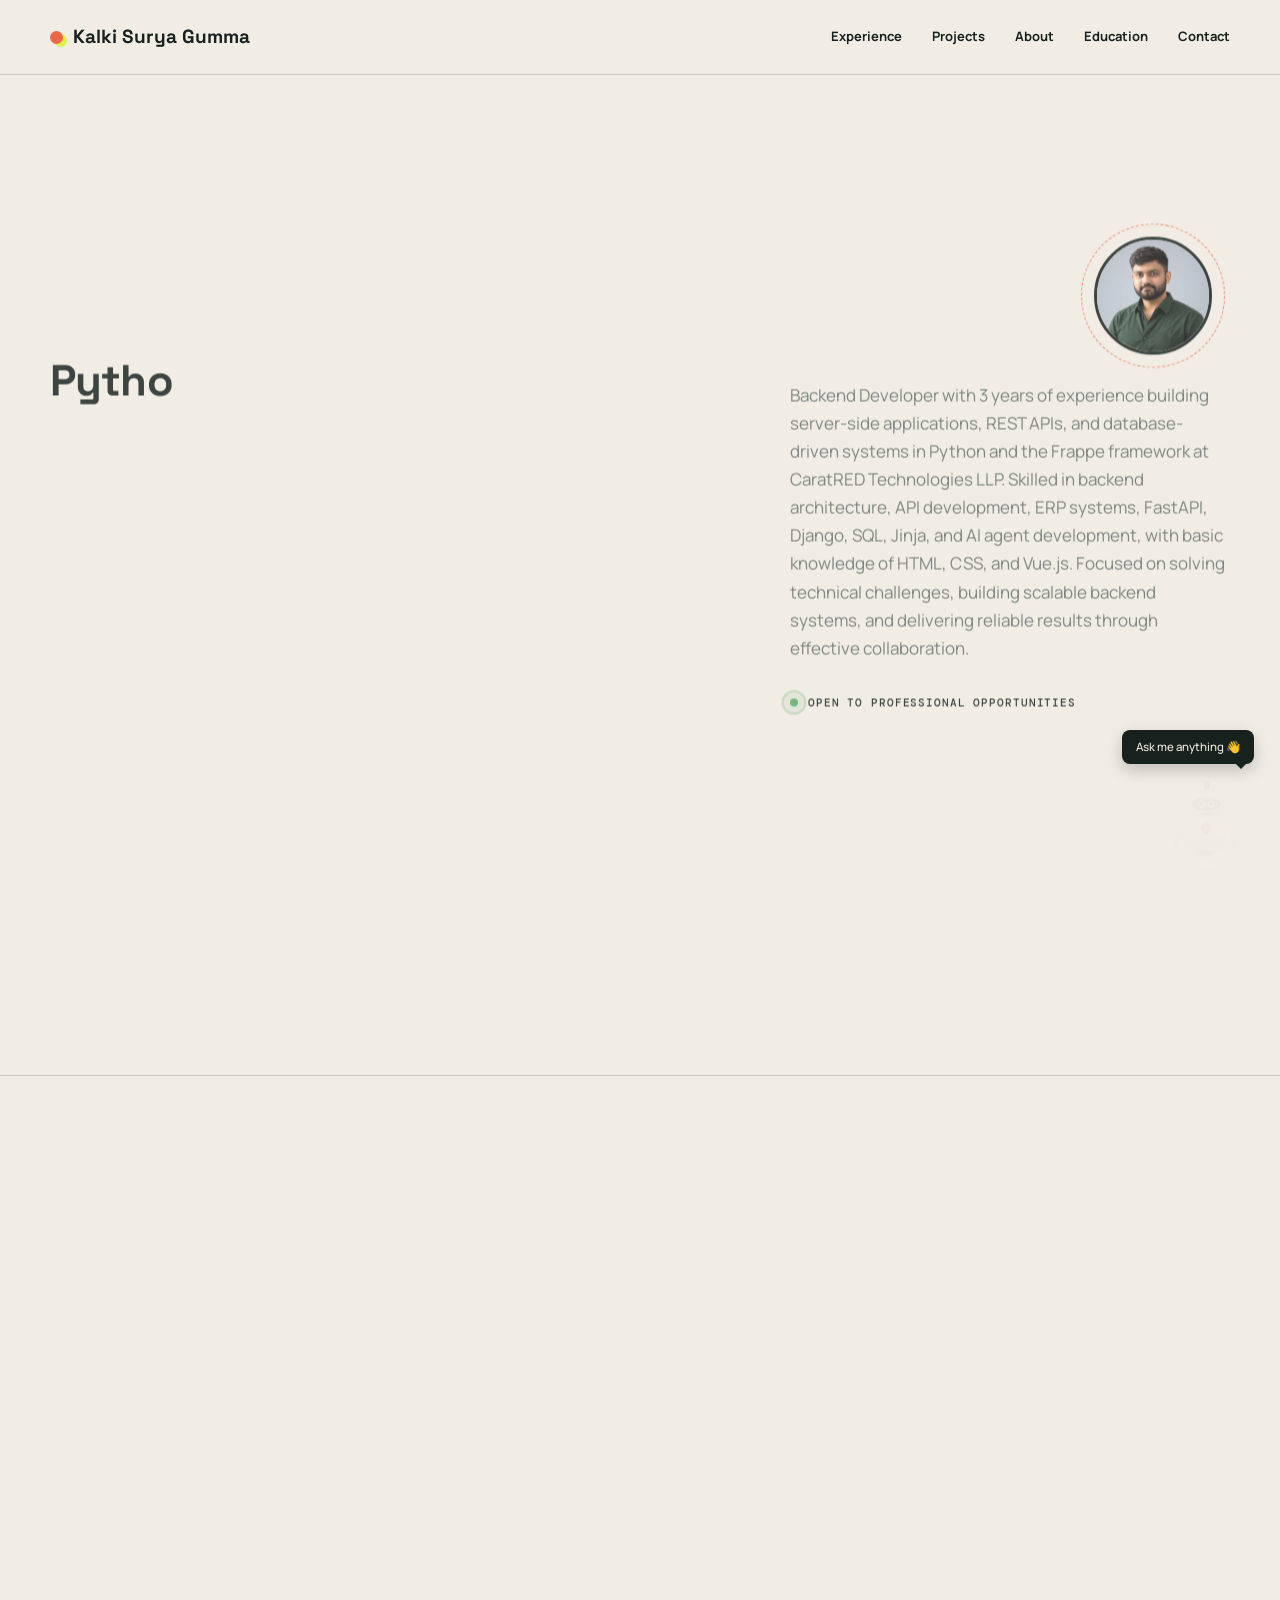
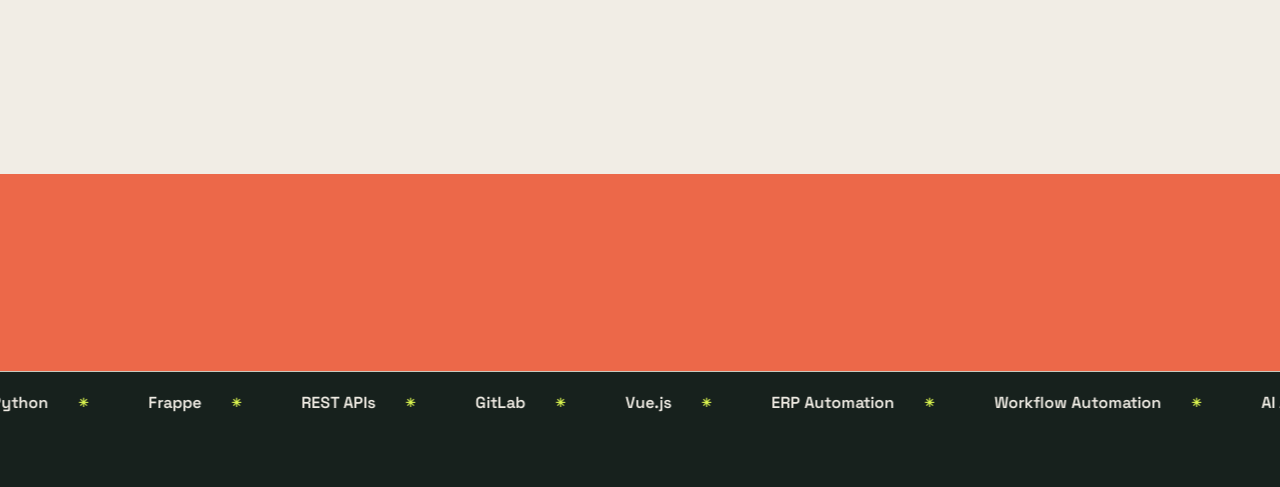
<file: 200.html>
<!doctype html>
<html lang="en">
<head>
  <meta charset="utf-8">
  <title>Kalki Surya Gumma | Python &amp; Frappe Developer</title>
  <meta http-equiv="refresh" content="0; url=/">
  <link rel="canonical" href="/">
</head>
<body>
  <p><a href="/">Kalki Surya Gumma — Python &amp; Frappe Developer</a></p>
</body>
</html>
</file>
<file: chatbot.css>
/* ============================================================
 * Companion Assistant — 3D Robot
 * Layered DOM robot. Every dynamic value (position, rotation,
 * scale, glow, shadow, pupil, lid) is written by RobotController
 * as an inline transform, so JS and CSS never fight over the same
 * property. CSS only provides the static shapes and palette.
 * ============================================================ */

.chatbot-toggle {
  perspective: 900px;
  -webkit-perspective: 900px;
  --rb: #e9e5db;   /* body shell   */
  --rbd: #c9c4b6;  /* body shade   */
  --rvis: #17211d; /* visor / dark */
  --rc: var(--coral);
  --ra: var(--acid);
}

.robot {
  position: relative;
  width: 100%;
  height: 100%;
  transform-origin: center bottom;
  transform-style: preserve-3d;
  will-change: transform;
  pointer-events: none;
}

/* ── Ground shadow (JS-driven scale/opacity) ── */
.robot__shadow {
  position: absolute;
  left: 50%;
  bottom: -2%;
  width: 62%;
  height: 11%;
  transform-origin: 50% 50%;
  background: radial-gradient(
    ellipse at 50% 50%,
    rgba(23, 33, 29, 0.34) 0%,
    rgba(23, 33, 29, 0) 70%
  );
  filter: blur(1.5px);
  will-change: transform, opacity;
}

/* ── Soft glow halo behind the robot ── */
.robot__glow {
  position: absolute;
  left: 50%;
  top: 56%;
  width: 108%;
  height: 92%;
  margin: -46% 0 0 -54%;
  border-radius: 50%;
  background: radial-gradient(
    circle,
    rgba(236, 104, 73, 0.5) 0%,
    rgba(236, 104, 73, 0.18) 42%,
    rgba(236, 104, 73, 0) 72%
  );
  opacity: 0;
  filter: blur(5px);
  will-change: transform, opacity;
}

/* ── Floating root: bob, lean, travel tilt ── */
.robot__float {
  position: absolute;
  left: 0;
  top: 0;
  width: 100%;
  height: 100%;
  transform-origin: 50% 92%;
  will-change: transform;
}

/* ── Antenna ── */
.robot__antenna {
  position: absolute;
  left: 48.4%;
  top: 3%;
  width: 3.2%;
  height: 12%;
  transform-origin: 50% 100%;
  will-change: transform;
}
.robot__antenna-rod {
  position: absolute;
  left: 25%;
  top: 0;
  width: 50%;
  height: 100%;
  border-radius: 2px;
  background: var(--rvis);
}
.robot__antenna-tip {
  position: absolute;
  left: -70%;
  top: -34%;
  width: 240%;
  height: 78%;
  border-radius: 50%;
  background: var(--rvis);
  box-shadow: inset 0 -1px 0 rgba(255, 255, 255, 0.35);
  will-change: transform, box-shadow, background-color;
}

/* ── Arms ── */
.robot__arm {
  position: absolute;
  top: 36%;
  width: 11%;
  height: 30%;
  transform-origin: 50% 8%;
  will-change: transform;
}
.robot__arm::before {
  content: "";
  position: absolute;
  left: 12%;
  top: 0;
  width: 76%;
  height: 78%;
  border-radius: 46%;
  background: linear-gradient(180deg, var(--rb) 0%, var(--rbd) 100%);
}
.robot__arm::after {
  content: "";
  position: absolute;
  left: 26%;
  top: 74%;
  width: 48%;
  height: 30%;
  border-radius: 40%;
  background: var(--rbd);
}
.robot__arm--left { left: 15%; }
.robot__arm--right { left: 74%; }
.robot__hand {
  position: absolute;
  left: 20%;
  bottom: -6%;
  width: 60%;
  height: 26%;
  border-radius: 50%;
  background: var(--rvis);
  opacity: 0.9;
}

/* ── Torso ── */
.robot__torso {
  position: absolute;
  left: 27%;
  top: 31%;
  width: 46%;
  height: 44%;
  border-radius: 38% 38% 26% 26% / 30% 30% 18% 18%;
  background: linear-gradient(165deg, var(--rb) 0%, var(--rbd) 100%);
  box-shadow: inset -2px -3px 0 rgba(0, 0, 0, 0.08);
  transform-origin: 50% 0%;
  will-change: transform;
}
.robot__core {
  position: absolute;
  left: 39%;
  top: 26%;
  width: 22%;
  height: 26%;
  border-radius: 50%;
  background: var(--rvis);
  display: grid;
  place-items: center;
  will-change: transform;
}
.robot__core::after {
  content: "";
  width: 52%;
  height: 52%;
  border-radius: 50%;
  background: var(--rc);
  will-change: transform, background-color, box-shadow;
}
.robot__hip {
  position: absolute;
  left: 30%;
  bottom: -4%;
  width: 40%;
  height: 12%;
  border-radius: 0 0 40% 40% / 0 0 100% 100%;
  background: var(--rvis);
  opacity: 0.85;
}

/* ── Head ──
 * Sits on the torso (so it bobs and breathes with the body) but is sized as
 * a proportion of the torso, not of the robot box.
 */
.robot__head {
  position: absolute;
  left: 6%;
  top: -46%;
  width: 88%;
  height: 62%;
  border-radius: 32% 32% 30% 30% / 34% 34% 26% 26%;
  background: linear-gradient(170deg, #f3efe6 0%, var(--rbd) 100%);
  transform-origin: 50% 88%;
  will-change: transform;
}

/* Visor */
.robot__head::before {
  content: "";
  position: absolute;
  left: 8%;
  top: 20%;
  width: 84%;
  height: 50%;
  border-radius: 34% 34% 40% 40% / 40% 40% 50% 50%;
  background: var(--rvis);
  box-shadow: inset 0 2px 0 rgba(255, 255, 255, 0.12);
}

/* Eyes */
.robot__eye {
  position: absolute;
  top: 33%;
  width: 20%;
  height: 25%;
  border-radius: 50%;
  background: #e9f6f8;
  transform-origin: 50% 50%;
  will-change: transform;
  overflow: hidden;
}
.robot__eye--left { left: 25%; }
.robot__eye--right { right: 25%; }
.robot__pupil {
  position: absolute;
  left: 50%;
  top: 50%;
  width: 62%;
  height: 62%;
  margin: -31% 0 0 -31%;
  border-radius: 50%;
  background: #0e1a17;
  will-change: transform;
}
.robot__lid {
  position: absolute;
  left: -8%;
  top: 0;
  width: 116%;
  height: 100%;
  border-radius: 50%;
  background: var(--rvis);
  transform-origin: 50% 0%;
  will-change: transform;
}

/* Brows — convey focus / curiosity / concern */
.robot__brow {
  position: absolute;
  top: 15%;
  width: 17%;
  height: 6%;
  border-radius: 3px;
  background: #7f8c86;
  opacity: 0;
  will-change: transform, opacity;
}
.robot__brow--left { left: 24%; }
.robot__brow--right { right: 24%; }

/* Mouth */
.robot__mouth {
  position: absolute;
  left: 50%;
  top: 76%;
  width: 28%;
  height: 3px;
  margin-left: -14%;
  border-radius: 0 0 40% 40% / 0 0 100% 100%;
  background: #6f7d78;
  transform-origin: 50% 0%;
  will-change: transform, height;
}

/* ============================================================
 * Robot state classes (driven by RobotController)
 * ============================================================ */

/* Non-motion feedback that CSS handles: focus ring + cursor */
.chatbot-toggle:focus-visible {
  outline: 2px solid var(--acid);
  outline-offset: 4px;
  border-radius: 18px;
}

/* Thinking dots float beside the head */
.robot__dots {
  position: absolute;
  left: 50%;
  top: 12%;
  display: flex;
  gap: 3px;
  margin-left: 22%;
  opacity: 0;
  transition: opacity 0.3s ease;
  pointer-events: none;
}
.robot__dots i {
  width: 3px;
  height: 3px;
  border-radius: 50%;
  background: var(--rvis);
  display: block;
  animation: robot-dot 1.2s ease-in-out infinite;
}
.robot__dots i:nth-child(2) { animation-delay: 0.16s; }
.robot__dots i:nth-child(3) { animation-delay: 0.32s; }
.robot--thinking .robot__dots { opacity: 0.85; }

@keyframes robot-dot {
  0%, 80%, 100% { transform: translateY(0) scale(0.6); opacity: 0.4; }
  40% { transform: translateY(-3px) scale(1); opacity: 1; }
}

/* ============================================================
 * Chatbot Container & Toggle
 * ============================================================ */

.chatbot {
  position: fixed;
  bottom: 28px;
  right: 28px;
  z-index: 1000;
  font-family: Manrope, sans-serif;
  font-size: 14px;
  /* ── Chat window size ──────────────────────────────────────
     EDIT THESE to resize the chat. They cascade to the window
     and are the only place the size is defined — no breakpoint
     overrides, so one edit changes it everywhere on desktop and
     tablet. (Mobile is deliberately full-screen; see the
     max-width: 768px block further down.)
       --chatbot-window-width   horizontal size
       --chatbot-window-height  vertical size (vh = % of screen)
       --chatbot-window-max-height  ceiling on that height
     The width and height are fluid (clamp/vh) so the window adapts to
     small and large screens instead of assuming a fixed desktop size.
     --chatbot-window-max-height is additionally capped against the
     viewport height in .chatbot-window, so a short landscape screen
     can never push the window off the top. */
  --chatbot-window-width: clamp(380px, 26vw, 440px);
  --chatbot-window-height: min(70vh, 640px);
  --chatbot-window-max-height: 640px;
  line-height: 1.5;
  /* Position is driven by RobotController (spring-interpolated),
     so no CSS transition here — that keeps accel/decel natural. */
  will-change: right, bottom;
}

/* Toggle button — the robot lives inside */
.chatbot-toggle {
  --size: 96px;
  width: var(--size);
  height: calc(var(--size) * 1.15);
  color: var(--ink);
  cursor: pointer;
  display: grid;
  place-items: center;
  transition: all 0.35s cubic-bezier(0.16, 1, 0.3, 1);
  position: relative;
  outline: none;
  padding: 0;
  background: none;
  border: none;
  border-radius: 18px;
  box-shadow: none;
}

/* Notification badge */
.chatbot-notification {
  position: absolute;
  top: -3px;
  right: -3px;
  min-width: 18px;
  height: 18px;
  padding: 0 5px;
  border-radius: 999px;
  background: #eb453a;
  color: var(--paper);
  font-size: 10px;
  font-weight: 700;
  display: grid;
  place-items: center;
  opacity: 0;
  transform: scale(0);
  transition: opacity 0.25s ease, transform 0.25s ease;
  pointer-events: none;
  border: 1.5px solid var(--paper);
  z-index: 2;
}

.chatbot-notification.visible {
  opacity: 1;
  transform: scale(1);
}

/* Tooltip (first-time greeting / hover hint) */
.chatbot-tooltip {
  position: absolute;
  bottom: 100%;
  right: 0;
  padding: 8px 14px;
  background: var(--night);
  color: var(--paper);
  font-size: 11.5px;
  font-family: Manrope, sans-serif;
  font-weight: 500;
  border-radius: 8px;
  opacity: 0;
  transform: translateY(8px) scale(0.9);
  transition: opacity 0.3s ease, transform 0.3s ease;
  pointer-events: none;
  white-space: nowrap;
  box-shadow: 0 6px 16px rgba(0, 0, 0, 0.2);
  z-index: 5;
}

.chatbot-tooltip::after {
  content: "";
  position: absolute;
  top: 100%;
  right: 8px;
  border: 5px solid transparent;
  border-top-color: var(--night);
}

.chatbot-tooltip.visible {
  opacity: 1;
  transform: translateY(0) scale(1);
}

/* ============================================================
 * Chat Window
 * ============================================================ */
.chatbot-window {
  position: fixed;
  bottom: 138px;
  right: 28px;
  width: var(--chatbot-window-width);
  max-width: calc(100vw - 32px);
  height: var(--chatbot-window-height);
  /* Never grow past the space actually available above the robot, so a short
     or landscape viewport (e.g. 390px tall) cannot push the window off the
     top of the screen. The 190px covers the bottom offset plus breathing room
     for the header and the robot itself. */
  max-height: min(
    var(--chatbot-window-max-height),
    calc(100vh - 190px)
  );
  /* A very short window still needs a usable minimum, but never taller than
     the space available. */
  min-height: min(320px, calc(100vh - 190px));
  background: var(--paper);
  border: 1px solid var(--line);
  border-radius: 16px;
  box-shadow: 0 20px 60px rgba(0, 0, 0, 0.2);
  display: flex;
  flex-direction: column;
  overflow: hidden;
  opacity: 0;
  /* A transparent-but-present window would still swallow clicks meant for the
     robot underneath it, so a closed window is made inert until it opens. */
  pointer-events: none;
  visibility: hidden;
  transform: translateY(24px) scale(0.96);
  /* Grows out of the robot, which always sits directly below this corner */
  transform-origin: 100% 100%;
  transition: opacity 0.35s ease, transform 0.35s cubic-bezier(0.16, 1, 0.3, 1),
    visibility 0s linear 0.35s;
  backdrop-filter: blur(14px);
  -webkit-backdrop-filter: blur(14px);
  z-index: 1000;
  cursor: default;
}

.chatbot-window.is-open {
  opacity: 1;
  pointer-events: auto;
  visibility: visible;
  transform: translateY(0) scale(1);
  /* Make it interactive immediately on open; delay hiding until close ends so
     the closing animation is still visible. */
  transition: opacity 0.35s ease, transform 0.35s cubic-bezier(0.16, 1, 0.3, 1),
    visibility 0s;
}

.chatbot-window.dragging {
  transition: none;
  cursor: grabbing;
}

.chatbot-header {
  cursor: grab;
}
.chatbot-header:active {
  cursor: grabbing;
}

/* ============================================================
 * Header
 * ============================================================ */
.chatbot-header {
  display: flex;
  align-items: center;
  justify-content: space-between;
  padding: 15px 20px;
  background: var(--night);
  color: var(--paper);
  border-bottom: 1px solid var(--line);
  /* Header and input must never be squeezed or scrolled out of reach on a
     short viewport — only the message list absorbs the difference. */
  flex: 0 0 auto;
}

.chatbot-header-left {
  display: flex;
  align-items: center;
  gap: 12px;
  min-width: 0;
}

/* Right-hand cluster: clock, then the window controls. */
.chatbot-header-right {
  display: flex;
  align-items: center;
  gap: 4px;
  flex-shrink: 0;
}

.chatbot-avatar {
  font-size: 22px;
  flex-shrink: 0;
  display: grid;
  place-items: center;
}

.chatbot-title {
  display: flex;
  flex-direction: column;
  min-width: 0;
}

.chatbot-name {
  font-family: "Space Grotesk", sans-serif;
  font-weight: 700;
  font-size: 14px;
  letter-spacing: 0.14em;
  text-transform: uppercase;
  white-space: nowrap;
  overflow: hidden;
  text-overflow: ellipsis;
}

/* Live clock, right-aligned in the header. Monospace and tabular figures so it
   does not jitter as the digits change. aria-live is deliberately absent —
   a per-second announced time is noise for a screen reader. */
.chatbot-clock {
  font-family: "DM Mono", monospace;
  font-size: 12px;
  font-weight: 400;
  font-variant-numeric: tabular-nums;
  letter-spacing: 0.04em;
  opacity: 0.7;
  white-space: nowrap;
  flex-shrink: 0;
}

/* The status dot is no longer in the header — the clock took that slot — but
   the element is still rendered for the a11y live region below. */
.chatbot-status {
  display: flex;
  align-items: center;
  gap: 6px;
  font-size: 12px;
  opacity: 0.75;
  white-space: nowrap;
}

/* Visually hidden, still announced. The header used to show a dot plus "Online";
   that visual cue is gone, so connection state is announced here instead of
   being shown. */
.chatbot-status.visually-hidden {
  position: absolute;
  width: 1px;
  height: 1px;
  margin: -1px;
  padding: 0;
  overflow: hidden;
  clip: rect(0 0 0 0);
  clip-path: inset(50%);
  white-space: nowrap;
  border: 0;
}

.chatbot-status .status-dot {
  width: 6px;
  height: 6px;
  border-radius: 50%;
  background: #5caa68;
  box-shadow: 0 0 0 4px rgba(92, 174, 104, 0.15);
  animation: chatbot-pulse 2s ease-out infinite;
}

@keyframes chatbot-pulse {
  0% { box-shadow: 0 0 0 0 rgba(92, 174, 104, 0.4); }
  70% { box-shadow: 0 0 0 6px rgba(92, 174, 104, 0); }
  100% { box-shadow: 0 0 0 0 rgba(92, 174, 104, 0); }
}

.chatbot-header-button {
  --size: 34px;
  width: var(--size);
  height: var(--size);
  border: none;
  border-radius: 50%;
  background: transparent;
  color: var(--paper);
  cursor: pointer;
  display: grid;
  place-items: center;
  transition: background 0.2s ease, transform 0.2s ease;
  flex-shrink: 0;
  margin-left: 6px;
  padding: 0;
}

.chatbot-header-button:hover {
  background: rgba(255, 255, 255, 0.12);
  transform: scale(1.1);
}

.chatbot-header-button:focus-visible {
  outline: 2px solid var(--acid);
  outline-offset: 2px;
}

/* ============================================================
 * Messages Area
 * ============================================================ */
.chatbot-messages {
  flex: 1 1 auto;
  /* A flex item's default `min-height: auto` floors it at its content
     height, so on a short viewport the list pushed the header above the
     top of the window. Zero lets it shrink and scroll instead. */
  min-height: 0;
  overflow-y: auto;
  overscroll-behavior: contain;
  padding: 20px;
  display: flex;
  flex-direction: column;
  gap: 10px;
  font-size: 13.5px;
}

.chatbot-messages::-webkit-scrollbar {
  width: 4px;
}

.chatbot-messages::-webkit-scrollbar-track {
  background: transparent;
}

.chatbot-messages::-webkit-scrollbar-thumb {
  background: var(--line);
  border-radius: 2px;
}

.chatbot-messages::-webkit-scrollbar-thumb:hover {
  background: var(--muted);
}

/* Message Bubbles */
.chatbot-message {
  max-width: 82%;
  display: flex;
  flex-direction: column;
  animation: chatbot-message-in 0.4s cubic-bezier(0.22, 1, 0.33, 1) both;
}

.chatbot-message.bot {
  animation-delay: 0.1s;
}

.chatbot-message.user {
  animation-delay: 0.05s;
}

@keyframes chatbot-message-in {
  0% {
    opacity: 0;
    transform: translateY(12px) scale(0.96);
  }
  100% {
    opacity: 1;
    transform: translateY(0) scale(1);
  }
}

/* Typing indicator dots staggered animation */
.chatbot-typing .typing-dot {
  animation: chatbot-typing-bounce 1.4s ease-in-out infinite;
}

.chatbot-typing .typing-dot:nth-child(1) { animation-delay: -0.32s; }
.chatbot-typing .typing-dot:nth-child(2) { animation-delay: -0.16s; }
.chatbot-typing .typing-dot:nth-child(3) { animation-delay: 0s; }

@keyframes chatbot-typing-bounce {
  0%, 80%, 100% { transform: scale(0) translateY(0); }
  40% { transform: scale(1) translateY(-3px); }
}

/* Error message shake */
.chatbot-message.bot.error {
  animation: chatbot-error-shake 0.5s cubic-bezier(0.22, 1, 0.33, 1);
}

@keyframes chatbot-error-shake {
  0%, 100% { transform: translateX(0); }
  25% { transform: translateX(-3px); }
  75% { transform: translateX(3px); }
}

.chatbot-message.bot {
  align-self: flex-start;
  background: #f5f5f2;
  color: var(--ink);
  border-bottom-left-radius: 5px;
}

.chatbot-message.bot .message-content {
  padding: 11px 16px;
  border-radius: 18px;
  font-size: 13.5px;
  line-height: 1.6;
  word-break: break-word;
}

.chatbot-message.bot .message-content p { margin: 0 0 8px; }
.chatbot-message.bot .message-content p:last-child { margin-bottom: 0; }
.chatbot-message.bot .message-content ul,
.chatbot-message.bot .message-content ol { margin: 6px 0 6px 18px; padding: 0; }
.chatbot-message.bot .message-content li { margin: 4px 0; }
.chatbot-message.bot .message-content code {
  background: #e8e8e8;
  padding: 2px 6px;
  border-radius: 4px;
  font-family: "DM Mono", monospace;
  font-size: 12px;
  color: #c0392b;
}
.chatbot-message.bot .message-content pre {
  background: #1e1e1e;
  color: #d4d4d4;
  padding: 10px 14px;
  border-radius: 8px;
  overflow-x: auto;
  font-family: "DM Mono", monospace;
  font-size: 12px;
  line-height: 1.5;
  margin: 8px 0;
}
.chatbot-message.bot .message-content pre code {
  background: none;
  color: inherit;
  padding: 0;
}
.chatbot-message.bot .message-content a {
  color: var(--coral);
  text-decoration: underline;
}
.chatbot-message.bot .message-content strong { font-weight: 700; }
.chatbot-message.bot .message-content em { font-style: italic; }
.chatbot-message.bot .message-content blockquote {
  border-left: 2px solid var(--coral);
  padding-left: 12px;
  margin: 6px 0;
  color: var(--muted);
  font-style: italic;
}

.chatbot-message.bot .message-error {
  color: #eb453a;
  font-weight: 500;
}

.chatbot-message.user {
  align-self: flex-end;
  background: var(--coral);
  color: var(--paper);
  border-bottom-right-radius: 5px;
}

.chatbot-message.user .message-content {
  padding: 11px 16px;
  border-radius: 18px;
  font-size: 13.5px;
  line-height: 1.6;
  word-break: break-word;
}

.chatbot-message .message-time {
  font-family: "DM Mono", monospace;
  font-size: 10px;
  opacity: 0.5;
  margin-top: 4px;
  text-align: right;
  padding: 0 4px;
}

.chatbot-message.user .message-time { color: var(--paper); }
.chatbot-message.bot .message-time { color: var(--ink); }

/* Typing Indicator */
.chatbot-typing {
  align-self: flex-start;
  background: #f5f5f2;
  color: var(--ink);
  padding: 8px 16px;
  border-radius: 18px;
  border-bottom-left-radius: 5px;
  display: flex;
  align-items: center;
  gap: 6px;
  font-size: 12.5px;
  opacity: 0.8;
}

.chatbot-typing .typing-text { opacity: 0.8; }
.chatbot-typing .typing-dots { display: flex; align-items: center; gap: 3px; }
.chatbot-typing .typing-dot {
  width: 6px;
  height: 6px;
  border-radius: 50%;
  background: var(--muted);
  animation: chatbot-typing-bounce 1.4s ease-in-out infinite;
}
.chatbot-typing .typing-dot:nth-child(1) { animation-delay: -0.32s; }
.chatbot-typing .typing-dot:nth-child(2) { animation-delay: -0.16s; }

.chatbot-error-retry {
  margin-top: 8px;
  padding: 6px 14px;
  border: 1px solid var(--line);
  border-radius: 6px;
  background: transparent;
  color: var(--ink);
  font-size: 12px;
  font-weight: 600;
  cursor: pointer;
  transition: all 0.2s ease;
}
.chatbot-error-retry:hover {
  background: var(--coral);
  color: var(--paper);
  border-color: var(--coral);
  transform: translateY(-1px);
}
.chatbot-error-retry:focus-visible {
  outline: 2px solid var(--coral);
  outline-offset: 1px;
}

/* Suggested questions — bracketed uppercase tags rather than pills, so the
   labels read as categories ("ABOUT ME") while the question they send stays in
   the accessible name and the title attribute. */
.chatbot-suggestions {
  display: flex;
  flex-wrap: wrap;
  gap: 8px;
  padding: 12px 20px;
  border-top: 1px solid var(--line);
  background: var(--paper);
  /* On a short window the chips are the least important row, so they
     shrink and scroll rather than displacing the header. */
  flex: 0 1 auto;
  min-height: 0;
  overflow-y: auto;
  overscroll-behavior: contain;
}

/* The author-level `display: flex` above outranks the browser's default
   `[hidden] { display: none }`, so toggling the hidden attribute would do
   nothing. This restores it. */
.chatbot-suggestions[hidden] {
  display: none;
}

.chatbot-suggestion {
  padding: 8px 14px;
  border: 1px solid var(--line);
  border-radius: 4px;
  background: transparent;
  color: var(--ink);
  font-family: "DM Mono", monospace;
  font-size: 11px;
  letter-spacing: 0.1em;
  text-transform: uppercase;
  cursor: pointer;
  transition: all 0.25s ease;
  text-align: center;
  white-space: nowrap;
  max-width: 100%;
}
.chatbot-suggestion:hover {
  background: var(--coral);
  color: var(--paper);
  border-color: var(--coral);
  transform: translateY(-1px);
  box-shadow: 0 4px 12px rgba(0, 0, 0, 0.08);
}
.chatbot-suggestion:focus-visible {
  outline: 2px solid var(--coral);
  outline-offset: 2px;
}
.chatbot-suggestion:active { transform: translateY(0); }

/* Input Area */
.chatbot-input-area {
  padding: 16px;
  border-top: 1px solid var(--line);
  background: var(--paper);
  /* Always fully visible: the close button and the composer are the two
     controls that must survive any viewport height. */
  flex: 0 0 auto;
}

.chatbot-form {
  display: flex;
  align-items: center;
  gap: 10px;
}

.chatbot-input-wrapper {
  flex: 1;
  position: relative;
}

.chatbot-input {
  width: 100%;
  padding: 11px 18px;
  border: 1.5px solid var(--line);
  border-radius: 24px;
  background: var(--paper);
  color: var(--ink);
  font-size: 13.5px;
  font-family: inherit;
  outline: none;
  transition: border-color 0.25s ease, box-shadow 0.25s ease;
  resize: none;
}
.chatbot-input:focus {
  border-color: var(--coral);
  box-shadow: 0 0 0 3px color-mix(in srgb, var(--coral) 20%, transparent);
}
.chatbot-input::placeholder { color: var(--muted); }
.chatbot-input:disabled { opacity: 0.4; cursor: not-allowed; }

.chatbot-send {
  --size: 42px;
  width: var(--size);
  height: var(--size);
  border: none;
  border-radius: 50%;
  background: var(--coral);
  color: var(--paper);
  cursor: pointer;
  display: grid;
  place-items: center;
  transition: all 0.25s ease;
  flex-shrink: 0;
  outline: none;
  position: relative;
  overflow: hidden;
}

.chatbot-send:active:not(:disabled)::after {
  content: "";
  position: absolute;
  top: 50%;
  left: 50%;
  width: 100%;
  height: 100%;
  border-radius: 50%;
  background: rgba(255, 255, 255, 0.2);
  transform: translate(-50%, -50%) scale(0);
  animation: chatbot-ripple 0.6s ease-out;
  pointer-events: none;
}

@keyframes chatbot-ripple {
  to { transform: translate(-50%, -50%) scale(2); opacity: 0; }
}

.chatbot-send:hover:not(:disabled) {
  background: var(--acid);
  color: var(--ink);
  transform: scale(1.08);
  box-shadow: 0 6px 18px rgba(0, 0, 0, 0.15);
}
.chatbot-send:disabled {
  opacity: 0.4;
  cursor: not-allowed;
  transform: none;
  box-shadow: none;
}
.chatbot-send:focus-visible {
  box-shadow: 0 0 0 3px color-mix(in srgb, var(--acid) 40%, transparent);
}

.chatbot-disclaimer {
  margin: 10px 0 0;
  font-size: 10.5px;
  color: var(--muted);
  text-align: center;
  font-style: italic;
  opacity: 0.8;
}

/* ============================================================
 * Responsive Design
 * ============================================================ */
@media (max-width: 768px) {
  .chatbot {
    bottom: 16px;
    right: 16px;
  }

  .chatbot-toggle {
    --size: 78px;
  }

  .chatbot-tooltip {
    font-size: 10.5px;
    padding: 6px 12px;
  }

  /* Bottom sheet rather than a fullscreen takeover: the page stays visible
     above it so the chat reads as part of the page, not a modal app. */
  .chatbot-window {
    position: fixed;
    bottom: 0;
    left: 8px;
    right: 8px;
    width: auto;
    max-width: none;
    /* dvh tracks the area actually visible. With a plain 100vh the window
       stayed taller than the screen once the on-screen keyboard opened, and
       the fixed window got shifted so the header — and the close button —
       ended up out of reach. The sheet stops short of the top so some page
       is always showing. */
    height: 78dvh;
    max-height: calc(100dvh - 96px);
    border-radius: 18px 18px 0 0;
    border: none;
    box-shadow: 0 -8px 40px rgba(0, 0, 0, 0.28);
    transform: translateY(100%);
    /* Visibility is delayed on close and immediate on open, matching the
       desktop rule so the slide-out animation stays visible. */
    transition: transform 0.35s cubic-bezier(0.16, 1, 0.3, 1),
      visibility 0s linear 0.35s;
  }

  .chatbot-window.is-open {
    transform: translateY(0);
    transition: transform 0.35s cubic-bezier(0.16, 1, 0.3, 1), visibility 0s;
  }

  .chatbot-messages { padding: 18px 16px; }
  .chatbot-message { max-width: 88%; }
  .chatbot-suggestions { padding: 14px 18px; gap: 10px; }
  .chatbot-input-area {
    padding: 16px;
    padding-bottom: calc(16px + env(safe-area-inset-bottom, 0));
    background: var(--paper);
  }

  /* The lock is applied to <body> (see openWindow/closeWindow), so matching
     only `html` here left the page scrollable behind the sheet — and
     scrolling is what pushed the fixed sheet until the header was out of
     reach. Lock both. */
  html.chatbot-open,
  body.chatbot-open { overflow: hidden; }

  /* The robot now travels on mobile too, so it needs the position hint the
     desktop already had — without it the right/bottom updates repaint on
     every frame of the drift. */
  .chatbot { will-change: right, bottom; }
}

/* Tablet — window size is inherited from --chatbot-window-* on .chatbot,
   so only the robot toggle is resized here. */
@media (min-width: 769px) and (max-width: 1024px) {
  .chatbot-toggle { --size: 88px; }
}

/* ── Short viewports (landscape phones, small windows) ──────────
   Height is the scarce axis here. The desktop layout reserves 138px
   above the viewport bottom for the robot, which on a 390px-tall
   landscape screen leaves too little room, so the robot shrinks and
   the window docks lower with a smaller header. Sized on height only,
   so it never affects normal desktop/tablet portrait. */
@media (min-width: 769px) and (max-height: 560px) {
  .chatbot-toggle { --size: 64px; }

  .chatbot-window {
    bottom: 84px;
    max-height: calc(100vh - 108px);
    min-height: 0;
  }

  .chatbot-header { padding: 10px 14px; }
  .chatbot-messages { padding: 12px 14px; }
  .chatbot-input-area { padding: 10px 14px; }
  .chatbot-send { --size: 34px; }
}

/* ── Very short viewports (landscape phones, small split panes) ──
   Below ~360px of height the header and composer alone are taller
   than the window, so the header was pushed off the top and the close
   button became unreachable. The header and input are the two controls
   that must survive any height, so they are compacted rather than the
   window: the message list is what gives up space. */
@media (min-width: 769px) and (max-height: 360px) {
  .chatbot-window {
    bottom: 76px;
    max-height: calc(100vh - 92px);
  }

  .chatbot-header { padding: 7px 12px; }
  .chatbot-avatar { font-size: 17px; }
  .chatbot-status { display: none; }
  .chatbot-header-button { --size: 30px; }

  .chatbot-input-area { padding: 7px 12px; }
  .chatbot-send { --size: 30px; }
  .chatbot-input { padding: 8px 14px; }
}

/* ── Short mobile viewports (landscape phones) ────────────────
   The same constraint as the desktop short-viewport block, but the
   sheet has less room to give: 78dvh of a 280px-tall screen leaves
   too little for the header and composer, so they are compacted
   here too. Sized on height so portrait phones are unaffected. */
@media (max-width: 768px) and (max-height: 480px) {
  .chatbot-window {
    height: 88dvh;
    max-height: calc(100dvh - 28px);
  }

  .chatbot-header { padding: 8px 12px; }
  .chatbot-avatar { font-size: 17px; }
  .chatbot-status { display: none; }
  .chatbot-header-button { --size: 30px; }

  .chatbot-messages { padding: 10px 12px; }
  .chatbot-suggestions { padding: 8px 12px; }
  .chatbot-input-area {
    padding: 8px 12px;
    padding-bottom: calc(8px + env(safe-area-inset-bottom, 0));
  }
  .chatbot-send { --size: 30px; }
  .chatbot-input { padding: 8px 14px; }
}

/* ── Reduced motion ──────────────────────────────────────────
 * Autonomous movement, cursor following and looping character
 * animation are all switched off by RobotController in JS.
 * This block only neutralises the remaining CSS animations so
 * essential feedback (open/close, badges, typing) still reads.
 */
@media (prefers-reduced-motion: reduce) {
  .chatbot-toggle,
  .chatbot-window,
  .chatbot-suggestion,
  .chatbot-send {
    animation-duration: 0.01ms !important;
    transition-duration: 0.12s !important;
  }

  .robot,
  .robot *,
  .robot__dots i {
    animation: none !important;
  }

  .chatbot-status .status-dot { animation: none; }
  .chatbot-typing .typing-dot { animation: none; opacity: 0.5; }
}
</file>
